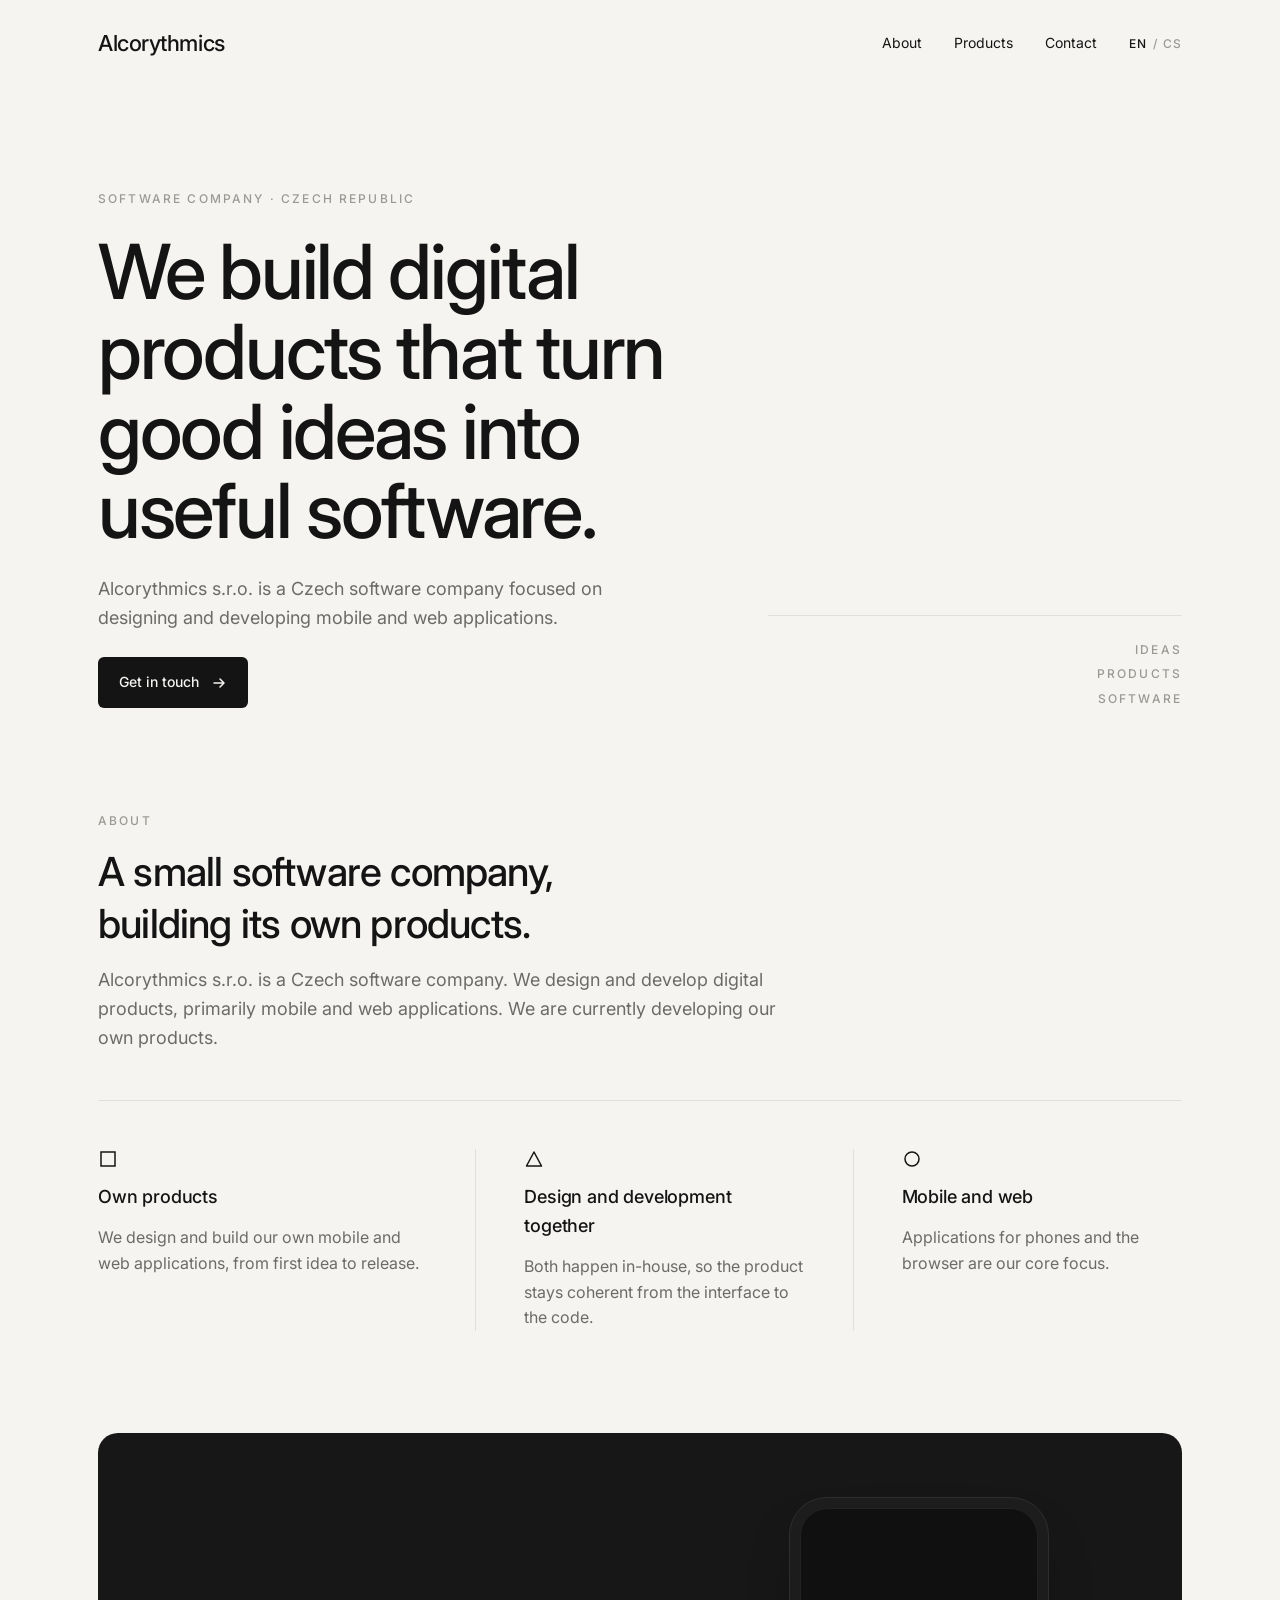
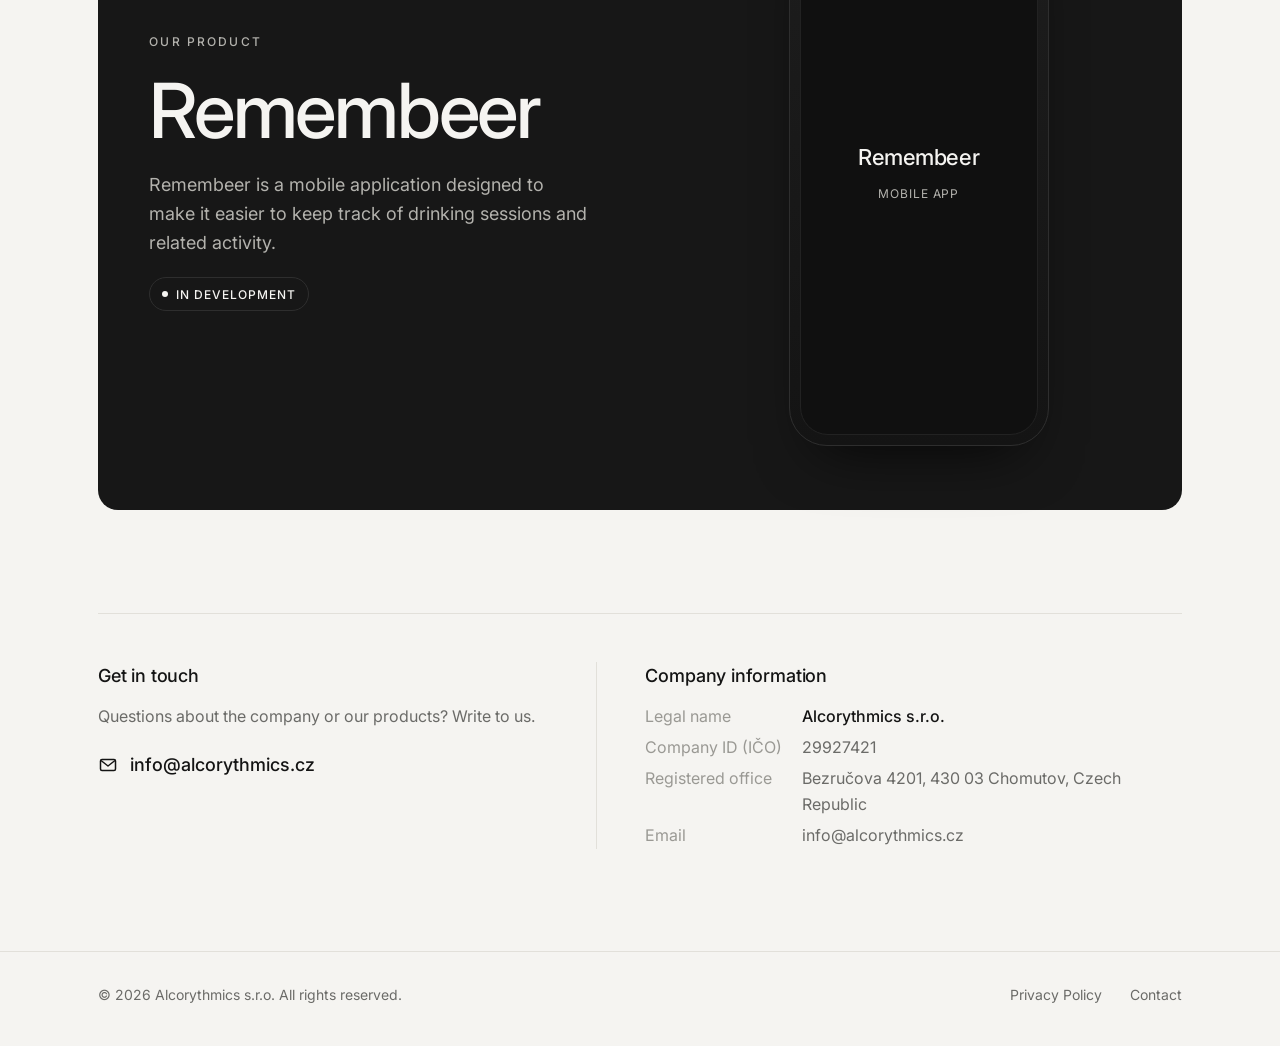
<file: index.html>
<!DOCTYPE html>
<html lang="en">
<head>
  <meta charset="utf-8">
  <meta name="viewport" content="width=device-width, initial-scale=1">
  <title>Alcorythmics s.r.o. — Czech software company</title>
  <meta name="description" content="Alcorythmics s.r.o. is a Czech software company that designs and develops mobile and web applications. Currently building Remembeer, a mobile app in development.">
  <link rel="canonical" href="https://alcorythmics.cz/">
  <link rel="alternate" hreflang="en" href="https://alcorythmics.cz/">
  <link rel="alternate" hreflang="cs" href="https://alcorythmics.cz/cs/">
  <link rel="alternate" hreflang="x-default" href="https://alcorythmics.cz/">

  <meta property="og:type" content="website">
  <meta property="og:site_name" content="Alcorythmics">
  <meta property="og:title" content="Alcorythmics s.r.o. — Czech software company">
  <meta property="og:description" content="We build digital products that turn good ideas into useful software. Mobile and web applications, made in the Czech Republic.">
  <meta property="og:url" content="https://alcorythmics.cz/">
  <meta property="og:image" content="https://alcorythmics.cz/assets/og-image.png">
  <meta property="og:image:width" content="1200">
  <meta property="og:image:height" content="630">
  <meta property="og:locale" content="en_US">
  <meta property="og:locale:alternate" content="cs_CZ">
  <meta name="twitter:card" content="summary_large_image">

  <link rel="icon" href="assets/favicon.svg" type="image/svg+xml">
  <link rel="icon" href="assets/favicon.png" sizes="32x32" type="image/png">
  <link rel="apple-touch-icon" href="assets/apple-touch-icon.png">
  <meta name="theme-color" content="#f5f4f1">

  <link rel="preconnect" href="https://fonts.googleapis.com">
  <link rel="preconnect" href="https://fonts.gstatic.com" crossorigin>
  <link rel="stylesheet" href="https://fonts.googleapis.com/css2?family=Inter:wght@400;500;600&display=swap">
  <link rel="stylesheet" href="styles.css">

  <script type="application/ld+json">
  {
    "@context": "https://schema.org",
    "@type": "Organization",
    "name": "Alcorythmics s.r.o.",
    "alternateName": "Alcorythmics",
    "url": "https://alcorythmics.cz/",
    "logo": "https://alcorythmics.cz/assets/apple-touch-icon.png",
    "email": "info@alcorythmics.cz",
    "identifier": {
      "@type": "PropertyValue",
      "propertyID": "IČO",
      "value": "29927421"
    },
    "address": {
      "@type": "PostalAddress",
      "streetAddress": "Bezručova 4201",
      "postalCode": "430 03",
      "addressLocality": "Chomutov",
      "addressCountry": "CZ"
    }
  }
  </script>
</head>
<body>
  <a class="skip-link" href="#main">Skip to content</a>

  <header class="site-header">
    <div class="container">
      <a class="wordmark" href="./" aria-label="Alcorythmics — home">Alcorythmics</a>
      <nav class="site-nav" aria-label="Main">
        <a href="#about">About</a>
        <a href="#products">Products</a>
        <a href="#contact">Contact</a>
        <span class="lang-switch" aria-label="Language">
          <a href="./" lang="en" hreflang="en" aria-current="true">EN</a>
          <span aria-hidden="true">/</span>
          <a href="cs/" lang="cs" hreflang="cs">CS</a>
        </span>
      </nav>
    </div>
  </header>

  <main id="main">

    <section class="hero" aria-labelledby="hero-title">
      <div class="container">
        <div class="hero__content">
          <p class="eyebrow">Software company · Czech Republic</p>
          <h1 class="hero__title" id="hero-title">We build digital products that turn good ideas into useful software.</h1>
          <p class="hero__lead">Alcorythmics s.r.o. is a Czech software company focused on designing and developing mobile and web applications.</p>
          <a class="button button--primary" href="#contact">
            Get in touch
            <svg width="16" height="16" viewBox="0 0 16 16" fill="none" stroke="currentColor" stroke-width="1.5" stroke-linecap="round" stroke-linejoin="round" aria-hidden="true"><path d="M3 8h10M9 4l4 4-4 4"/></svg>
          </a>
        </div>
        <div class="hero__aside" aria-hidden="true">
          <span>Ideas</span>
          <span>Products</span>
          <span>Software</span>
        </div>
      </div>
    </section>

    <section class="section" id="about" aria-labelledby="about-title">
      <div class="container">
        <div class="section__header">
          <p class="eyebrow">About</p>
          <h2 class="section__title" id="about-title">A small software company, building its own products.</h2>
          <p class="section__lead">Alcorythmics s.r.o. is a Czech software company. We design and develop digital products, primarily mobile and web applications. We are currently developing our own products.</p>
        </div>
        <ul class="pillars">
          <li class="pillar">
            <svg width="20" height="20" viewBox="0 0 20 20" fill="none" stroke="currentColor" stroke-width="1.5" aria-hidden="true"><rect x="3" y="3" width="14" height="14"/></svg>
            <h3>Own products</h3>
            <p>We design and build our own mobile and web applications, from first idea to release.</p>
          </li>
          <li class="pillar">
            <svg width="20" height="20" viewBox="0 0 20 20" fill="none" stroke="currentColor" stroke-width="1.5" stroke-linejoin="round" aria-hidden="true"><path d="M10 3l7.5 14H2.5L10 3z"/></svg>
            <h3>Design and development together</h3>
            <p>Both happen in-house, so the product stays coherent from the interface to the code.</p>
          </li>
          <li class="pillar">
            <svg width="20" height="20" viewBox="0 0 20 20" fill="none" stroke="currentColor" stroke-width="1.5" aria-hidden="true"><circle cx="10" cy="10" r="7"/></svg>
            <h3>Mobile and web</h3>
            <p>Applications for phones and the browser are our core focus.</p>
          </li>
        </ul>
      </div>
    </section>

    <section class="section" id="products" aria-labelledby="products-title">
      <div class="container">
        <h2 class="visually-hidden" id="products-title">Products</h2>

        <!-- To add a product, copy one <article class="product"> block. -->
        <article class="product" aria-labelledby="remembeer-title">
          <div class="product__content">
            <p class="eyebrow">Our product</p>
            <h3 class="product__title" id="remembeer-title">Remembeer</h3>
            <p class="product__description">Remembeer is a mobile application designed to make it easier to keep track of drinking sessions and related activity.</p>
            <p class="product__status">In development</p>
          </div>
          <div class="device" aria-hidden="true">
            <div class="device__screen">
              <span class="device__name">Remembeer</span>
              <span class="device__note">Mobile app</span>
            </div>
          </div>
        </article>
      </div>
    </section>

    <section class="section" id="contact" aria-labelledby="contact-title">
      <div class="container">
        <div class="contact-grid">
          <div class="contact-block">
            <h2 id="contact-title">Get in touch</h2>
            <p>Questions about the company or our products? Write to us.</p>
            <a class="contact-email" href="mailto:info@alcorythmics.cz">
              <svg width="20" height="20" viewBox="0 0 20 20" fill="none" stroke="currentColor" stroke-width="1.5" stroke-linejoin="round" aria-hidden="true"><rect x="2.5" y="4.5" width="15" height="11" rx="1.5"/><path d="M3 5.5l7 5.5 7-5.5"/></svg>
              info@alcorythmics.cz
            </a>
          </div>
          <div class="contact-block company">
            <h3>Company information</h3>
            <address>
              <dl>
                <dt>Legal name</dt>
                <dd class="legal-name">Alcorythmics s.r.o.</dd>
                <dt>Company ID (IČO)</dt>
                <dd>29927421</dd>
                <dt>Registered office</dt>
                <dd>Bezručova 4201, 430 03 Chomutov, Czech Republic</dd>
                <dt>Email</dt>
                <dd><a href="mailto:info@alcorythmics.cz">info@alcorythmics.cz</a></dd>
              </dl>
            </address>
          </div>
        </div>
      </div>
    </section>

  </main>

  <footer class="site-footer">
    <div class="container">
      <p>© 2026 Alcorythmics s.r.o. All rights reserved.</p>
      <nav class="footer-links" aria-label="Footer">
        <a href="privacy.html">Privacy Policy</a>
        <a href="#contact">Contact</a>
      </nav>
    </div>
  </footer>
</body>
</html>
</file>
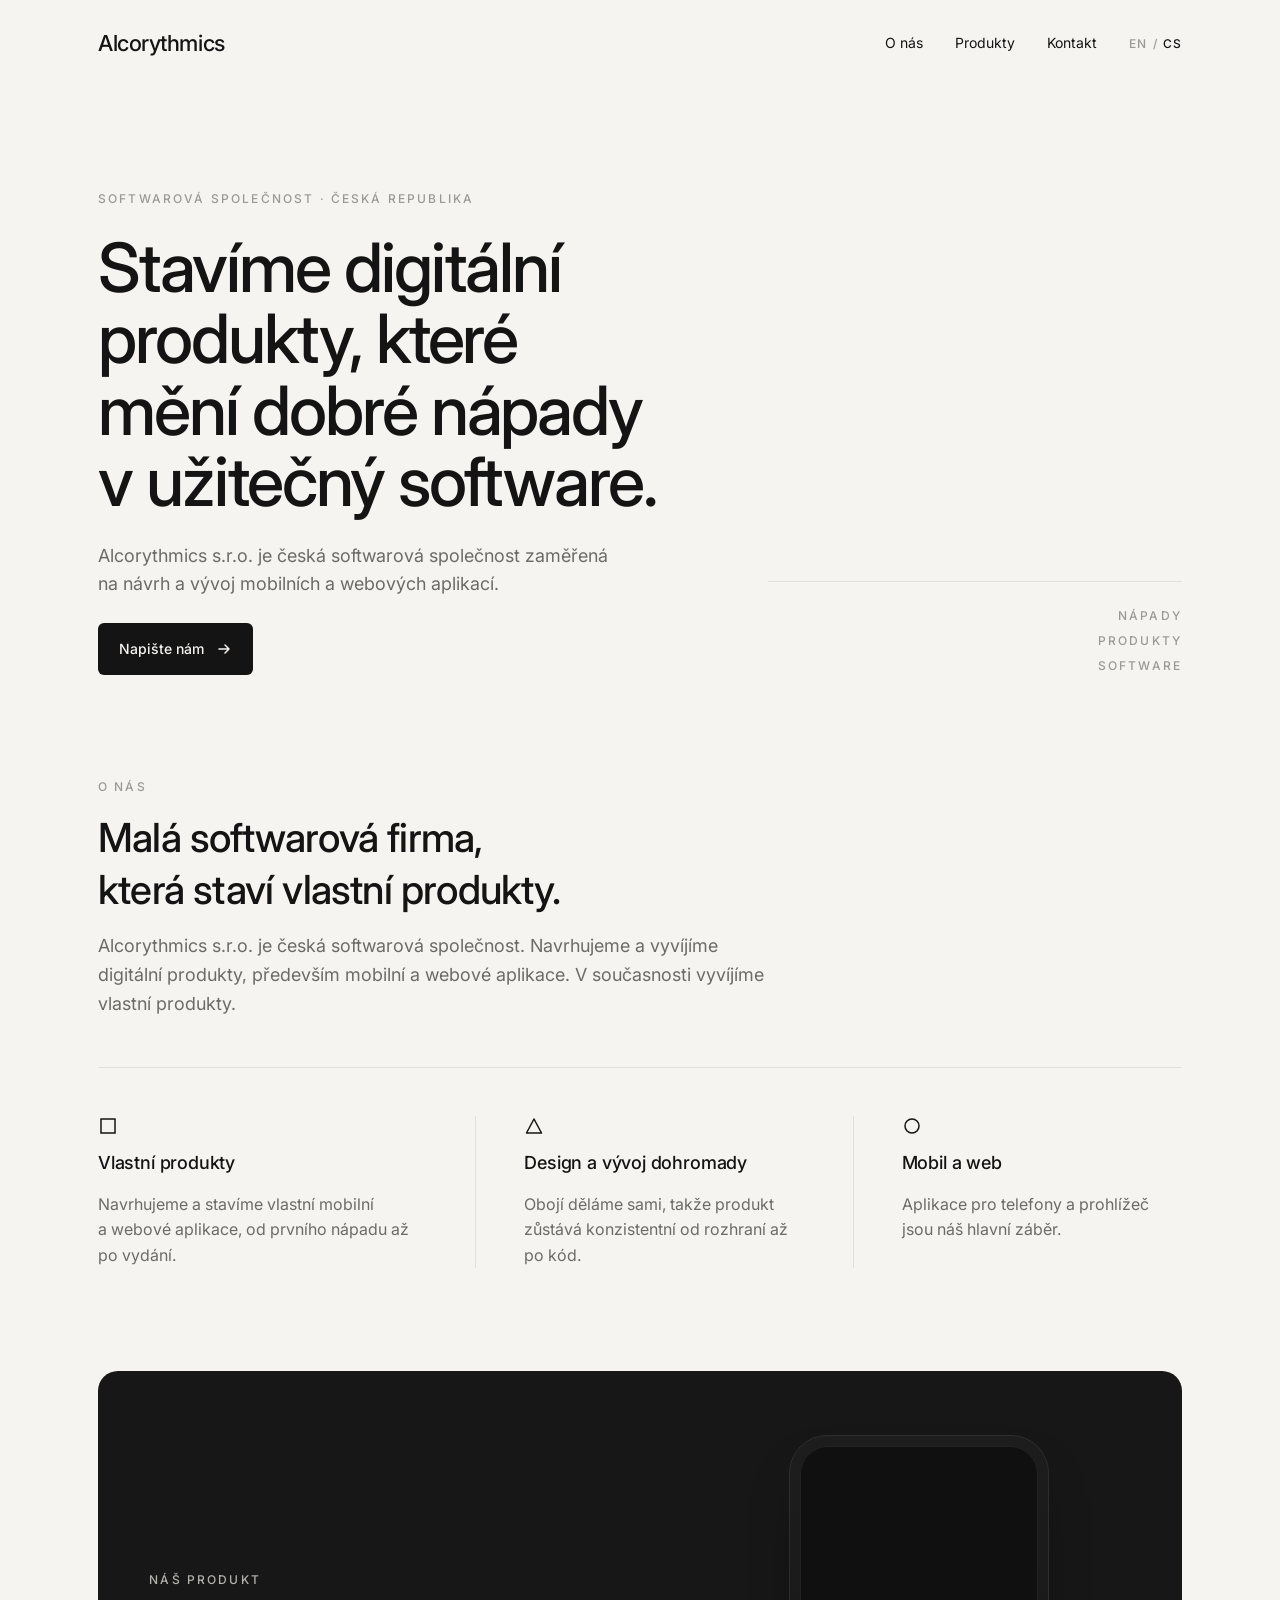
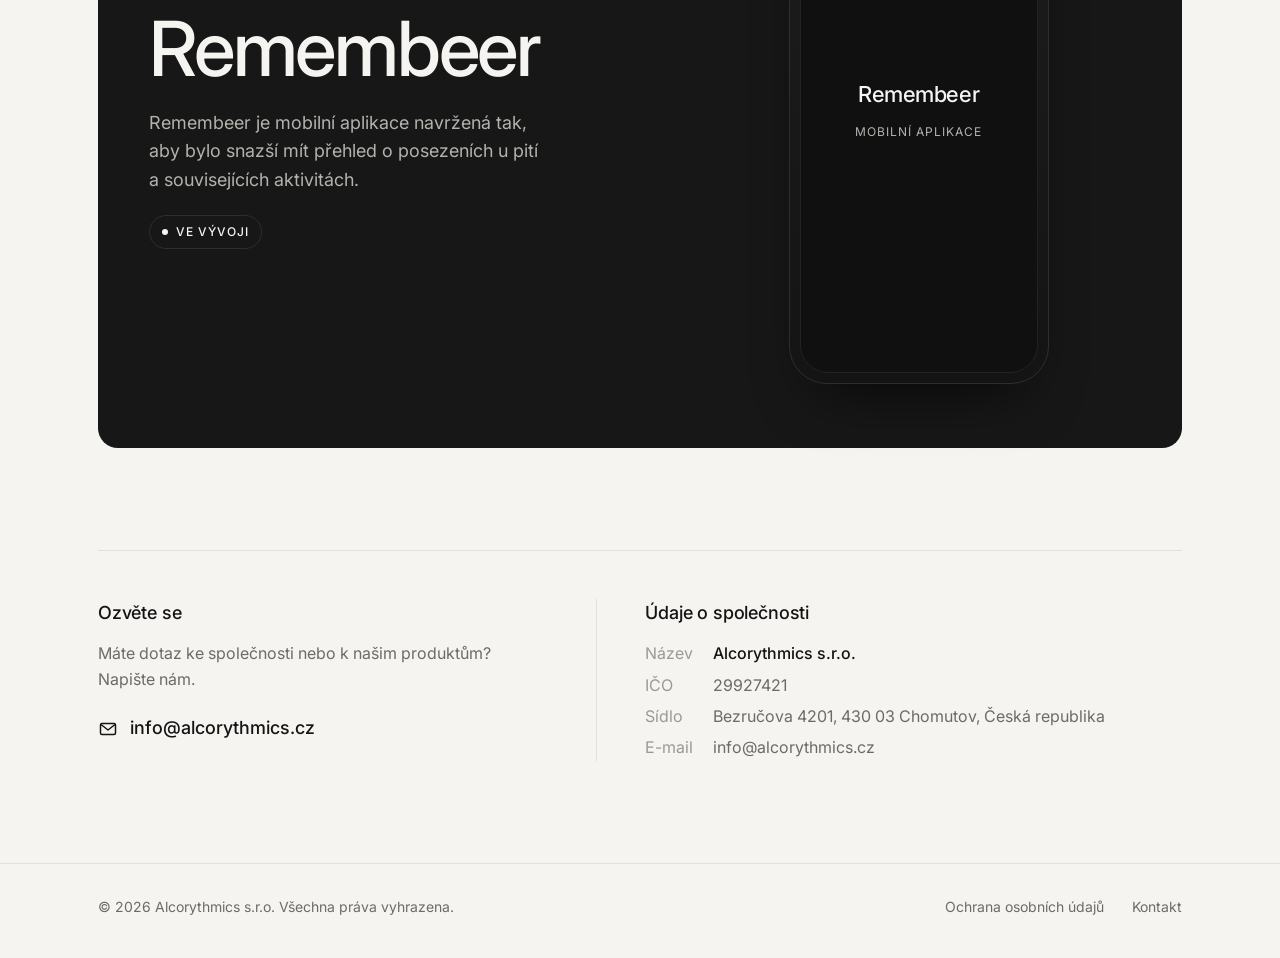
<file: cs/index.html>
<!DOCTYPE html>
<html lang="cs">
<head>
  <meta charset="utf-8">
  <meta name="viewport" content="width=device-width, initial-scale=1">
  <title>Alcorythmics s.r.o. — česká softwarová společnost</title>
  <meta name="description" content="Alcorythmics s.r.o. je česká softwarová společnost, která navrhuje a vyvíjí mobilní a webové aplikace. Aktuálně pracujeme na Remembeer, mobilní aplikaci ve vývoji.">
  <link rel="canonical" href="https://alcorythmics.cz/cs/">
  <link rel="alternate" hreflang="en" href="https://alcorythmics.cz/">
  <link rel="alternate" hreflang="cs" href="https://alcorythmics.cz/cs/">
  <link rel="alternate" hreflang="x-default" href="https://alcorythmics.cz/">

  <meta property="og:type" content="website">
  <meta property="og:site_name" content="Alcorythmics">
  <meta property="og:title" content="Alcorythmics s.r.o. — česká softwarová společnost">
  <meta property="og:description" content="Stavíme digitální produkty, které mění dobré nápady v užitečný software. Mobilní a webové aplikace z České republiky.">
  <meta property="og:url" content="https://alcorythmics.cz/cs/">
  <meta property="og:image" content="https://alcorythmics.cz/assets/og-image.png">
  <meta property="og:image:width" content="1200">
  <meta property="og:image:height" content="630">
  <meta property="og:locale" content="cs_CZ">
  <meta property="og:locale:alternate" content="en_US">
  <meta name="twitter:card" content="summary_large_image">

  <link rel="icon" href="../assets/favicon.svg" type="image/svg+xml">
  <link rel="icon" href="../assets/favicon.png" sizes="32x32" type="image/png">
  <link rel="apple-touch-icon" href="../assets/apple-touch-icon.png">
  <meta name="theme-color" content="#f5f4f1">

  <link rel="preconnect" href="https://fonts.googleapis.com">
  <link rel="preconnect" href="https://fonts.gstatic.com" crossorigin>
  <link rel="stylesheet" href="https://fonts.googleapis.com/css2?family=Inter:wght@400;500;600&display=swap">
  <link rel="stylesheet" href="../styles.css">

  <script type="application/ld+json">
  {
    "@context": "https://schema.org",
    "@type": "Organization",
    "name": "Alcorythmics s.r.o.",
    "alternateName": "Alcorythmics",
    "url": "https://alcorythmics.cz/",
    "logo": "https://alcorythmics.cz/assets/apple-touch-icon.png",
    "email": "info@alcorythmics.cz",
    "identifier": {
      "@type": "PropertyValue",
      "propertyID": "IČO",
      "value": "29927421"
    },
    "address": {
      "@type": "PostalAddress",
      "streetAddress": "Bezručova 4201",
      "postalCode": "430 03",
      "addressLocality": "Chomutov",
      "addressCountry": "CZ"
    }
  }
  </script>
</head>
<body>
  <a class="skip-link" href="#main">Přejít na obsah</a>

  <header class="site-header">
    <div class="container">
      <a class="wordmark" href="./" aria-label="Alcorythmics — úvodní stránka">Alcorythmics</a>
      <nav class="site-nav" aria-label="Hlavní">
        <a href="#about">O nás</a>
        <a href="#products">Produkty</a>
        <a href="#contact">Kontakt</a>
        <span class="lang-switch" aria-label="Jazyk">
          <a href="../" lang="en" hreflang="en">EN</a>
          <span aria-hidden="true">/</span>
          <a href="./" lang="cs" hreflang="cs" aria-current="true">CS</a>
        </span>
      </nav>
    </div>
  </header>

  <main id="main">

    <section class="hero" aria-labelledby="hero-title">
      <div class="container">
        <div class="hero__content">
          <p class="eyebrow">Softwarová společnost · Česká republika</p>
          <h1 class="hero__title" id="hero-title">Stavíme digitální produkty, které mění dobré nápady v&nbsp;užitečný software.</h1>
          <p class="hero__lead">Alcorythmics s.r.o. je česká softwarová společnost zaměřená na návrh a&nbsp;vývoj mobilních a&nbsp;webových aplikací.</p>
          <a class="button button--primary" href="#contact">
            Napište nám
            <svg width="16" height="16" viewBox="0 0 16 16" fill="none" stroke="currentColor" stroke-width="1.5" stroke-linecap="round" stroke-linejoin="round" aria-hidden="true"><path d="M3 8h10M9 4l4 4-4 4"/></svg>
          </a>
        </div>
        <div class="hero__aside" aria-hidden="true">
          <span>Nápady</span>
          <span>Produkty</span>
          <span>Software</span>
        </div>
      </div>
    </section>

    <section class="section" id="about" aria-labelledby="about-title">
      <div class="container">
        <div class="section__header">
          <p class="eyebrow">O nás</p>
          <h2 class="section__title" id="about-title">Malá softwarová firma, která staví vlastní produkty.</h2>
          <p class="section__lead">Alcorythmics s.r.o. je česká softwarová společnost. Navrhujeme a&nbsp;vyvíjíme digitální produkty, především mobilní a&nbsp;webové aplikace. V&nbsp;současnosti vyvíjíme vlastní produkty.</p>
        </div>
        <ul class="pillars">
          <li class="pillar">
            <svg width="20" height="20" viewBox="0 0 20 20" fill="none" stroke="currentColor" stroke-width="1.5" aria-hidden="true"><rect x="3" y="3" width="14" height="14"/></svg>
            <h3>Vlastní produkty</h3>
            <p>Navrhujeme a&nbsp;stavíme vlastní mobilní a&nbsp;webové aplikace, od prvního nápadu až po vydání.</p>
          </li>
          <li class="pillar">
            <svg width="20" height="20" viewBox="0 0 20 20" fill="none" stroke="currentColor" stroke-width="1.5" stroke-linejoin="round" aria-hidden="true"><path d="M10 3l7.5 14H2.5L10 3z"/></svg>
            <h3>Design a&nbsp;vývoj dohromady</h3>
            <p>Obojí děláme sami, takže produkt zůstává konzistentní od rozhraní až po kód.</p>
          </li>
          <li class="pillar">
            <svg width="20" height="20" viewBox="0 0 20 20" fill="none" stroke="currentColor" stroke-width="1.5" aria-hidden="true"><circle cx="10" cy="10" r="7"/></svg>
            <h3>Mobil a&nbsp;web</h3>
            <p>Aplikace pro telefony a&nbsp;prohlížeč jsou náš hlavní záběr.</p>
          </li>
        </ul>
      </div>
    </section>

    <section class="section" id="products" aria-labelledby="products-title">
      <div class="container">
        <h2 class="visually-hidden" id="products-title">Produkty</h2>

        <!-- Další produkt přidáte zkopírováním bloku <article class="product">. -->
        <article class="product" aria-labelledby="remembeer-title">
          <div class="product__content">
            <p class="eyebrow">Náš produkt</p>
            <h3 class="product__title" id="remembeer-title">Remembeer</h3>
            <p class="product__description">Remembeer je mobilní aplikace navržená tak, aby bylo snazší mít přehled o&nbsp;posezeních u&nbsp;pití a&nbsp;souvisejících aktivitách.</p>
            <p class="product__status">Ve vývoji</p>
          </div>
          <div class="device" aria-hidden="true">
            <div class="device__screen">
              <span class="device__name">Remembeer</span>
              <span class="device__note">Mobilní aplikace</span>
            </div>
          </div>
        </article>
      </div>
    </section>

    <section class="section" id="contact" aria-labelledby="contact-title">
      <div class="container">
        <div class="contact-grid">
          <div class="contact-block">
            <h2 id="contact-title">Ozvěte se</h2>
            <p>Máte dotaz ke společnosti nebo k&nbsp;našim produktům? Napište nám.</p>
            <a class="contact-email" href="mailto:info@alcorythmics.cz">
              <svg width="20" height="20" viewBox="0 0 20 20" fill="none" stroke="currentColor" stroke-width="1.5" stroke-linejoin="round" aria-hidden="true"><rect x="2.5" y="4.5" width="15" height="11" rx="1.5"/><path d="M3 5.5l7 5.5 7-5.5"/></svg>
              info@alcorythmics.cz
            </a>
          </div>
          <div class="contact-block company">
            <h3>Údaje o&nbsp;společnosti</h3>
            <address>
              <dl>
                <dt>Název</dt>
                <dd class="legal-name">Alcorythmics s.r.o.</dd>
                <dt>IČO</dt>
                <dd>29927421</dd>
                <dt>Sídlo</dt>
                <dd>Bezručova 4201, 430 03 Chomutov, Česká republika</dd>
                <dt>E-mail</dt>
                <dd><a href="mailto:info@alcorythmics.cz">info@alcorythmics.cz</a></dd>
              </dl>
            </address>
          </div>
        </div>
      </div>
    </section>

  </main>

  <footer class="site-footer">
    <div class="container">
      <p>© 2026 Alcorythmics s.r.o. Všechna práva vyhrazena.</p>
      <nav class="footer-links" aria-label="Zápatí">
        <a href="privacy.html">Ochrana osobních údajů</a>
        <a href="#contact">Kontakt</a>
      </nav>
    </div>
  </footer>
</body>
</html>
</file>
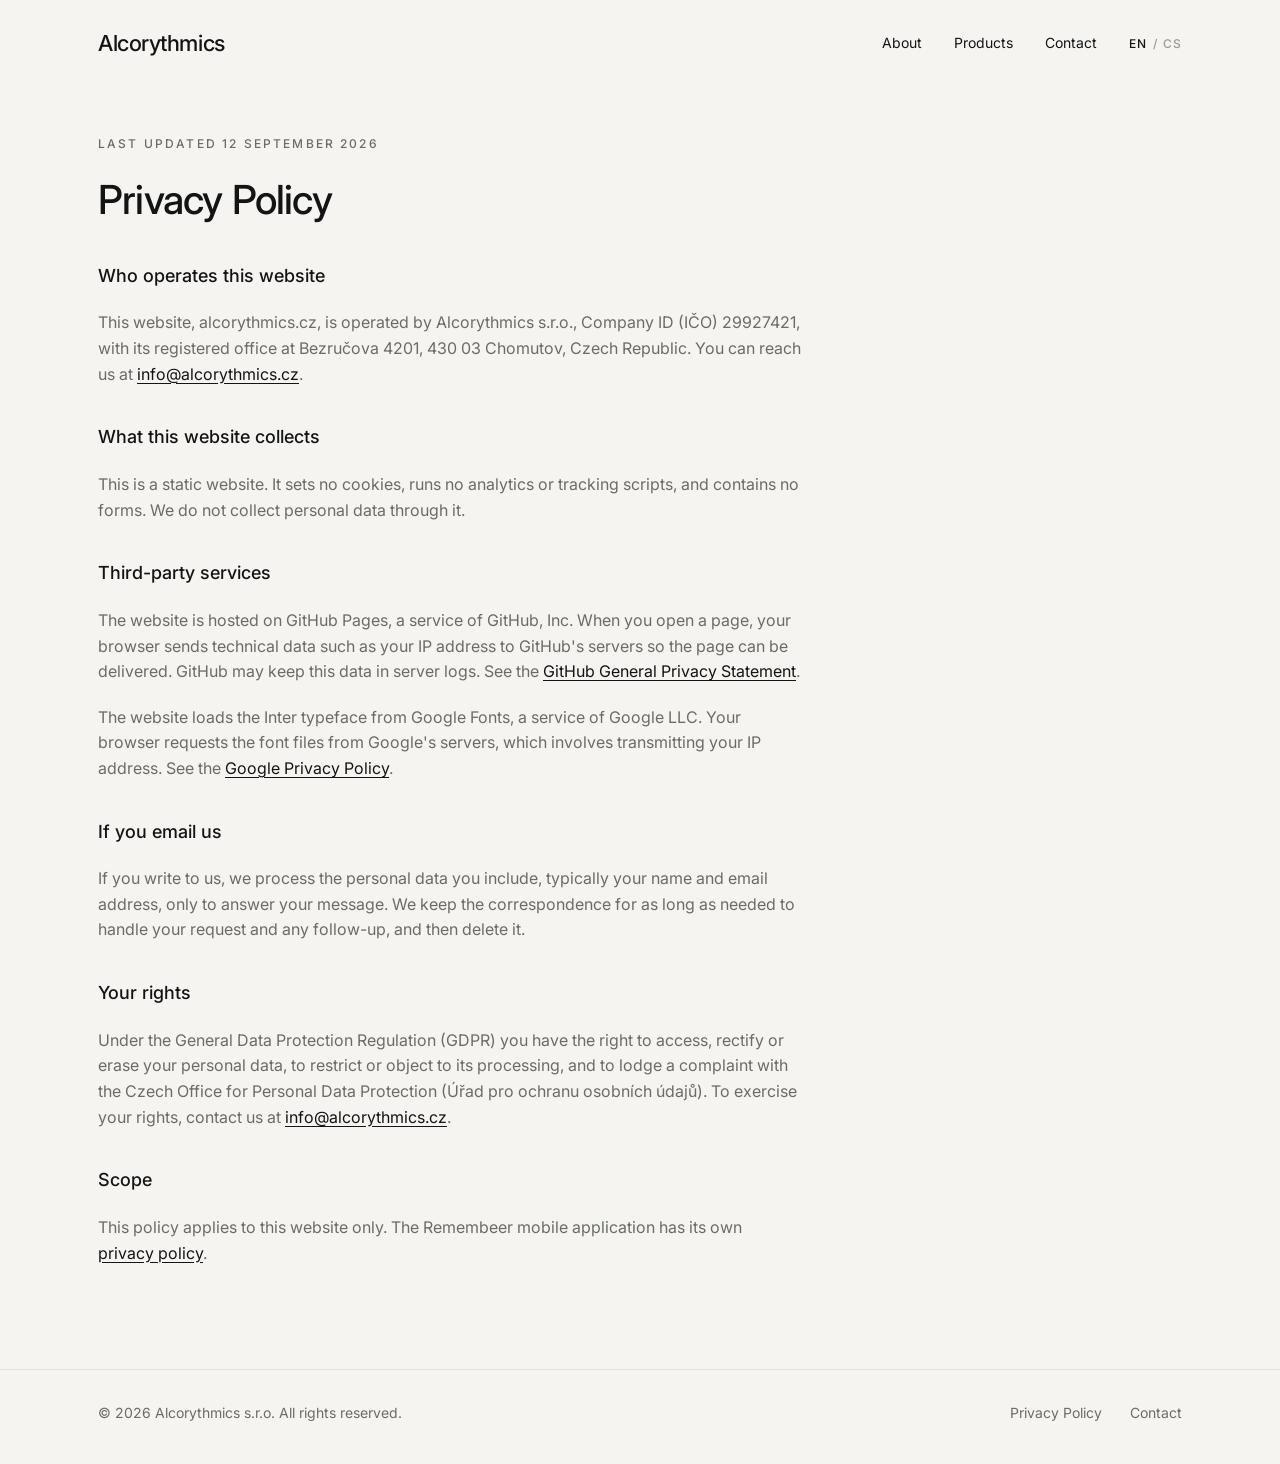
<file: privacy.html>
<!DOCTYPE html>
<html lang="en">
<head>
  <meta charset="utf-8">
  <meta name="viewport" content="width=device-width, initial-scale=1">
  <title>Privacy Policy — Alcorythmics s.r.o.</title>
  <meta name="description" content="Privacy policy for the alcorythmics.cz website operated by Alcorythmics s.r.o.">
  <link rel="canonical" href="https://alcorythmics.cz/privacy.html">
  <link rel="alternate" hreflang="en" href="https://alcorythmics.cz/privacy.html">
  <link rel="alternate" hreflang="cs" href="https://alcorythmics.cz/cs/privacy.html">
  <link rel="alternate" hreflang="x-default" href="https://alcorythmics.cz/privacy.html">
  <meta name="robots" content="noindex, follow">

  <link rel="icon" href="assets/favicon.svg" type="image/svg+xml">
  <link rel="icon" href="assets/favicon.png" sizes="32x32" type="image/png">
  <link rel="apple-touch-icon" href="assets/apple-touch-icon.png">
  <meta name="theme-color" content="#f5f4f1">

  <link rel="preconnect" href="https://fonts.googleapis.com">
  <link rel="preconnect" href="https://fonts.gstatic.com" crossorigin>
  <link rel="stylesheet" href="https://fonts.googleapis.com/css2?family=Inter:wght@400;500;600&display=swap">
  <link rel="stylesheet" href="styles.css">
</head>
<body>
  <a class="skip-link" href="#main">Skip to content</a>

  <header class="site-header">
    <div class="container">
      <a class="wordmark" href="./" aria-label="Alcorythmics — home">Alcorythmics</a>
      <nav class="site-nav" aria-label="Main">
        <a href="./#about">About</a>
        <a href="./#products">Products</a>
        <a href="./#contact">Contact</a>
        <span class="lang-switch" aria-label="Language">
          <a href="privacy.html" lang="en" hreflang="en" aria-current="true">EN</a>
          <span aria-hidden="true">/</span>
          <a href="cs/privacy.html" lang="cs" hreflang="cs">CS</a>
        </span>
      </nav>
    </div>
  </header>

  <main id="main">
    <div class="container">
      <article class="prose">
        <p class="eyebrow">Last updated 12 September 2026</p>
        <h1>Privacy Policy</h1>

        <h2>Who operates this website</h2>
        <p>This website, alcorythmics.cz, is operated by Alcorythmics s.r.o., Company ID (IČO) 29927421, with its registered office at Bezručova 4201, 430 03 Chomutov, Czech Republic. You can reach us at <a href="mailto:info@alcorythmics.cz">info@alcorythmics.cz</a>.</p>

        <h2>What this website collects</h2>
        <p>This is a static website. It sets no cookies, runs no analytics or tracking scripts, and contains no forms. We do not collect personal data through it.</p>

        <h2>Third-party services</h2>
        <p>The website is hosted on GitHub Pages, a service of GitHub, Inc. When you open a page, your browser sends technical data such as your IP address to GitHub's servers so the page can be delivered. GitHub may keep this data in server logs. See the <a href="https://docs.github.com/en/site-policy/privacy-policies/github-general-privacy-statement" rel="noopener">GitHub General Privacy Statement</a>.</p>
        <p>The website loads the Inter typeface from Google Fonts, a service of Google LLC. Your browser requests the font files from Google's servers, which involves transmitting your IP address. See the <a href="https://policies.google.com/privacy" rel="noopener">Google Privacy Policy</a>.</p>

        <h2>If you email us</h2>
        <p>If you write to us, we process the personal data you include, typically your name and email address, only to answer your message. We keep the correspondence for as long as needed to handle your request and any follow-up, and then delete it.</p>

        <h2>Your rights</h2>
        <p>Under the General Data Protection Regulation (GDPR) you have the right to access, rectify or erase your personal data, to restrict or object to its processing, and to lodge a complaint with the Czech Office for Personal Data Protection (Úřad pro ochranu osobních údajů). To exercise your rights, contact us at <a href="mailto:info@alcorythmics.cz">info@alcorythmics.cz</a>.</p>

        <h2>Scope</h2>
        <p>This policy applies to this website only. The Remembeer mobile application has its own <a href="remembeer/privacy.html">privacy policy</a>.</p>
      </article>
    </div>
  </main>

  <footer class="site-footer">
    <div class="container">
      <p>© 2026 Alcorythmics s.r.o. All rights reserved.</p>
      <nav class="footer-links" aria-label="Footer">
        <a href="privacy.html">Privacy Policy</a>
        <a href="./#contact">Contact</a>
      </nav>
    </div>
  </footer>
</body>
</html>
</file>
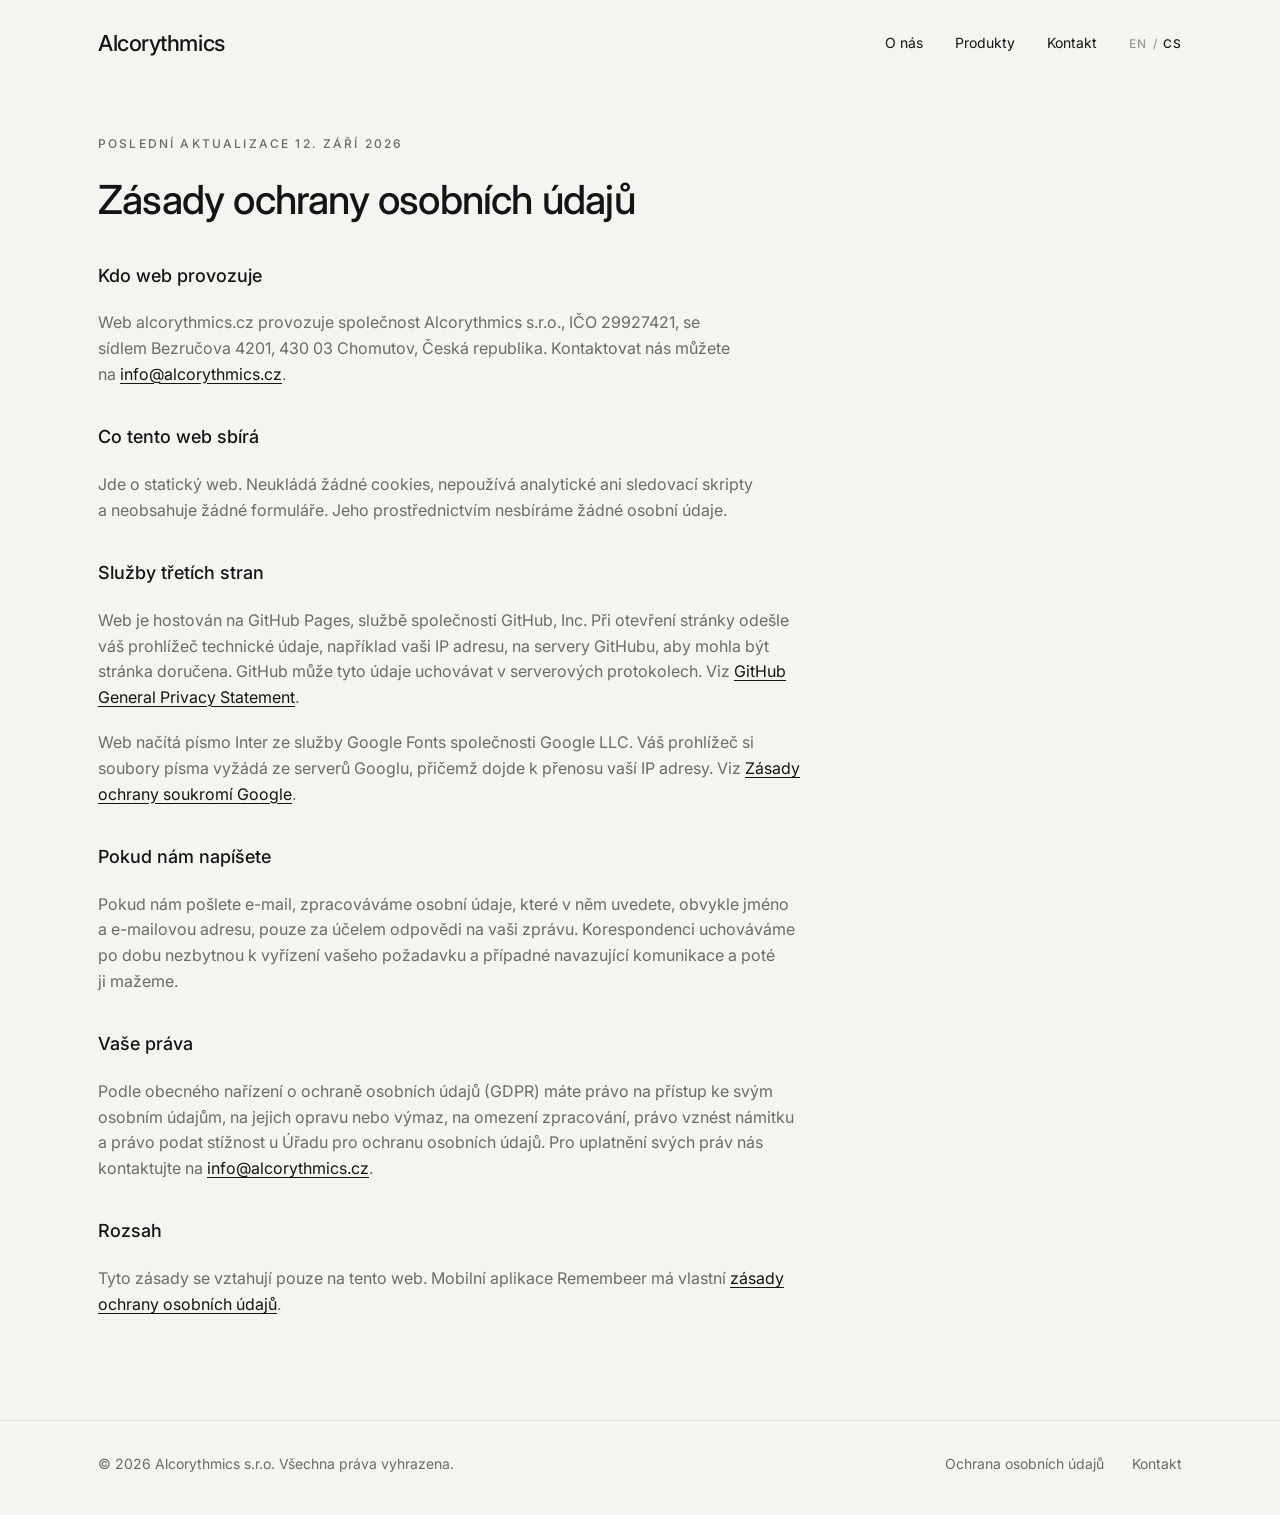
<file: cs/privacy.html>
<!DOCTYPE html>
<html lang="cs">
<head>
  <meta charset="utf-8">
  <meta name="viewport" content="width=device-width, initial-scale=1">
  <title>Ochrana osobních údajů — Alcorythmics s.r.o.</title>
  <meta name="description" content="Zásady ochrany osobních údajů pro web alcorythmics.cz provozovaný společností Alcorythmics s.r.o.">
  <link rel="canonical" href="https://alcorythmics.cz/cs/privacy.html">
  <link rel="alternate" hreflang="en" href="https://alcorythmics.cz/privacy.html">
  <link rel="alternate" hreflang="cs" href="https://alcorythmics.cz/cs/privacy.html">
  <link rel="alternate" hreflang="x-default" href="https://alcorythmics.cz/privacy.html">
  <meta name="robots" content="noindex, follow">

  <link rel="icon" href="../assets/favicon.svg" type="image/svg+xml">
  <link rel="icon" href="../assets/favicon.png" sizes="32x32" type="image/png">
  <link rel="apple-touch-icon" href="../assets/apple-touch-icon.png">
  <meta name="theme-color" content="#f5f4f1">

  <link rel="preconnect" href="https://fonts.googleapis.com">
  <link rel="preconnect" href="https://fonts.gstatic.com" crossorigin>
  <link rel="stylesheet" href="https://fonts.googleapis.com/css2?family=Inter:wght@400;500;600&display=swap">
  <link rel="stylesheet" href="../styles.css">
</head>
<body>
  <a class="skip-link" href="#main">Přejít na obsah</a>

  <header class="site-header">
    <div class="container">
      <a class="wordmark" href="./" aria-label="Alcorythmics — úvodní stránka">Alcorythmics</a>
      <nav class="site-nav" aria-label="Hlavní">
        <a href="./#about">O nás</a>
        <a href="./#products">Produkty</a>
        <a href="./#contact">Kontakt</a>
        <span class="lang-switch" aria-label="Jazyk">
          <a href="../privacy.html" lang="en" hreflang="en">EN</a>
          <span aria-hidden="true">/</span>
          <a href="privacy.html" lang="cs" hreflang="cs" aria-current="true">CS</a>
        </span>
      </nav>
    </div>
  </header>

  <main id="main">
    <div class="container">
      <article class="prose">
        <p class="eyebrow">Poslední aktualizace 12. září 2026</p>
        <h1>Zásady ochrany osobních údajů</h1>

        <h2>Kdo web provozuje</h2>
        <p>Web alcorythmics.cz provozuje společnost Alcorythmics s.r.o., IČO 29927421, se sídlem Bezručova 4201, 430 03 Chomutov, Česká republika. Kontaktovat nás můžete na <a href="mailto:info@alcorythmics.cz">info@alcorythmics.cz</a>.</p>

        <h2>Co tento web sbírá</h2>
        <p>Jde o&nbsp;statický web. Neukládá žádné cookies, nepoužívá analytické ani sledovací skripty a&nbsp;neobsahuje žádné formuláře. Jeho prostřednictvím nesbíráme žádné osobní údaje.</p>

        <h2>Služby třetích stran</h2>
        <p>Web je hostován na GitHub Pages, službě společnosti GitHub, Inc. Při otevření stránky odešle váš prohlížeč technické údaje, například vaši IP adresu, na servery GitHubu, aby mohla být stránka doručena. GitHub může tyto údaje uchovávat v&nbsp;serverových protokolech. Viz <a href="https://docs.github.com/en/site-policy/privacy-policies/github-general-privacy-statement" rel="noopener">GitHub General Privacy Statement</a>.</p>
        <p>Web načítá písmo Inter ze služby Google Fonts společnosti Google LLC. Váš prohlížeč si soubory písma vyžádá ze serverů Googlu, přičemž dojde k&nbsp;přenosu vaší IP adresy. Viz <a href="https://policies.google.com/privacy" rel="noopener">Zásady ochrany soukromí Google</a>.</p>

        <h2>Pokud nám napíšete</h2>
        <p>Pokud nám pošlete e-mail, zpracováváme osobní údaje, které v&nbsp;něm uvedete, obvykle jméno a&nbsp;e-mailovou adresu, pouze za účelem odpovědi na vaši zprávu. Korespondenci uchováváme po dobu nezbytnou k&nbsp;vyřízení vašeho požadavku a&nbsp;případné navazující komunikace a&nbsp;poté ji mažeme.</p>

        <h2>Vaše práva</h2>
        <p>Podle obecného nařízení o&nbsp;ochraně osobních údajů (GDPR) máte právo na přístup ke svým osobním údajům, na jejich opravu nebo výmaz, na omezení zpracování, právo vznést námitku a&nbsp;právo podat stížnost u&nbsp;Úřadu pro ochranu osobních údajů. Pro uplatnění svých práv nás kontaktujte na <a href="mailto:info@alcorythmics.cz">info@alcorythmics.cz</a>.</p>

        <h2>Rozsah</h2>
        <p>Tyto zásady se vztahují pouze na tento web. Mobilní aplikace Remembeer má vlastní <a href="remembeer/privacy.html">zásady ochrany osobních údajů</a>.</p>
      </article>
    </div>
  </main>

  <footer class="site-footer">
    <div class="container">
      <p>© 2026 Alcorythmics s.r.o. Všechna práva vyhrazena.</p>
      <nav class="footer-links" aria-label="Zápatí">
        <a href="privacy.html">Ochrana osobních údajů</a>
        <a href="./#contact">Kontakt</a>
      </nav>
    </div>
  </footer>
</body>
</html>
</file>
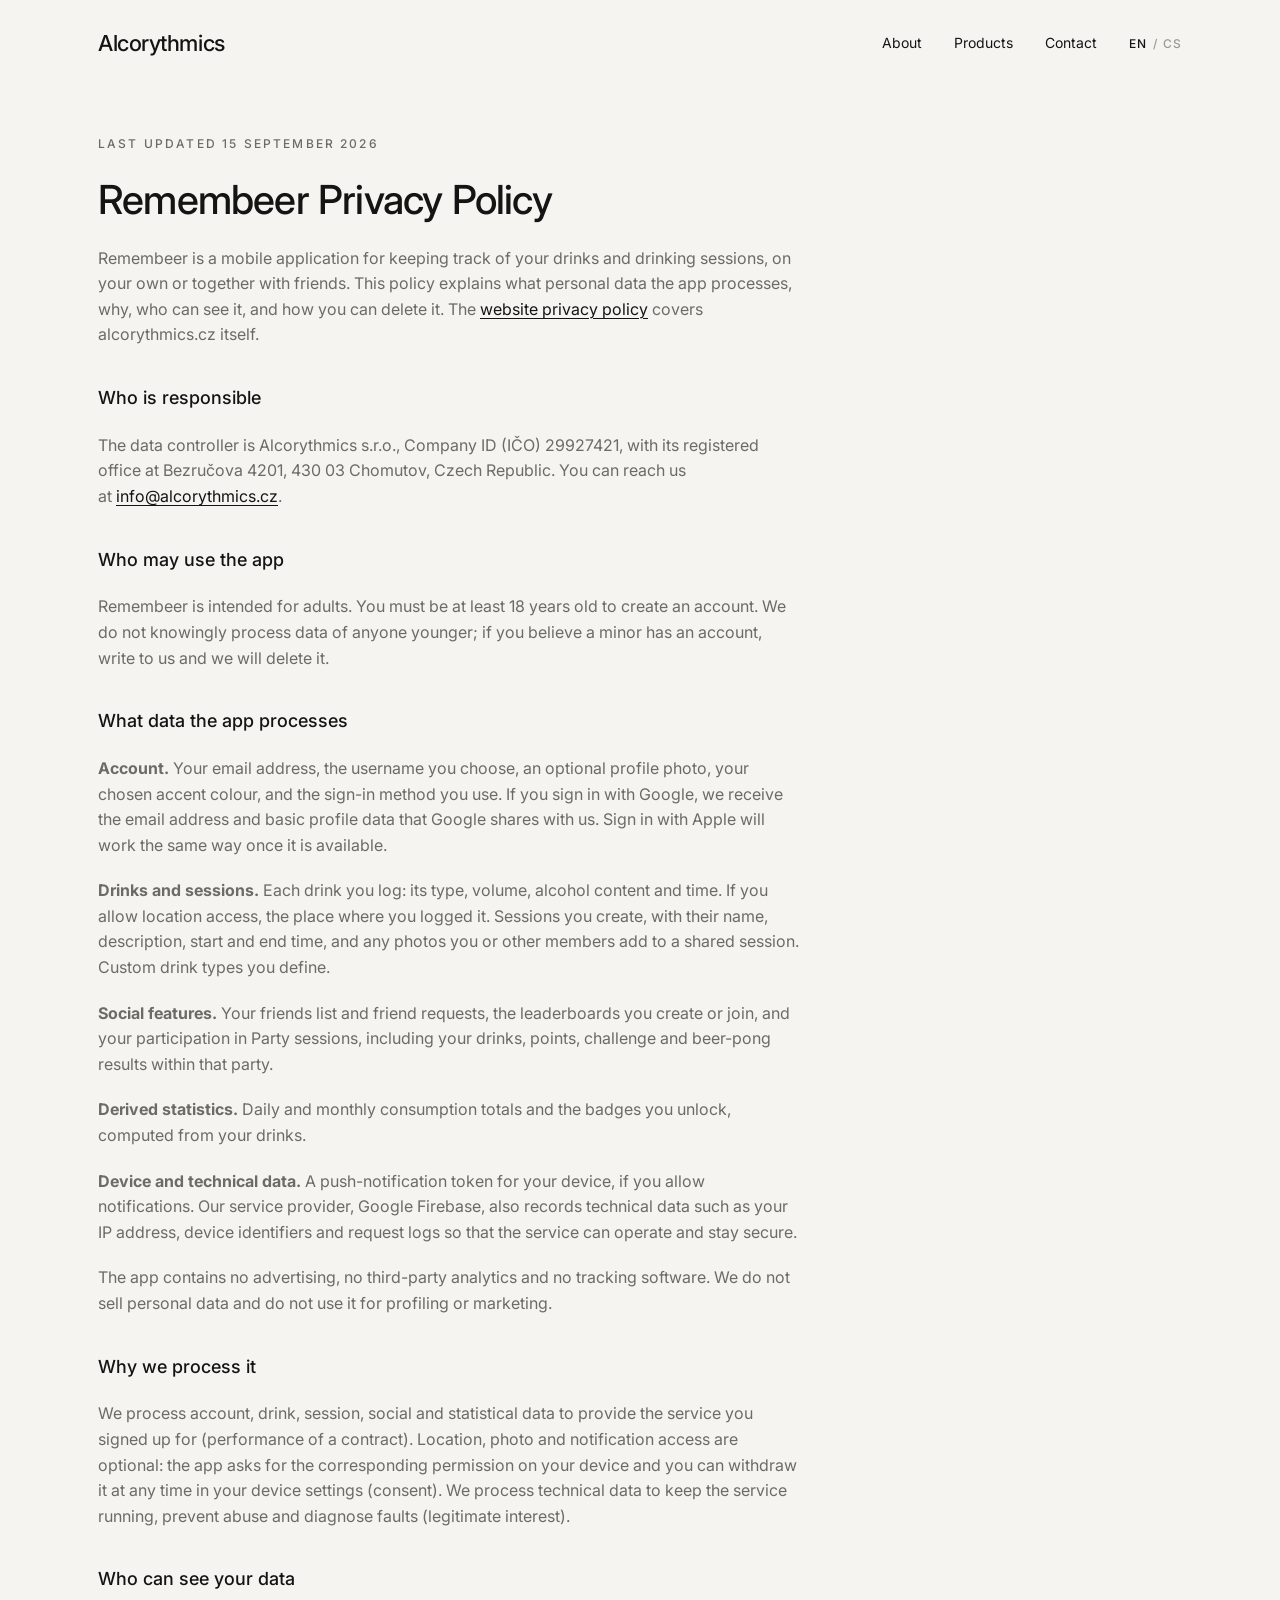
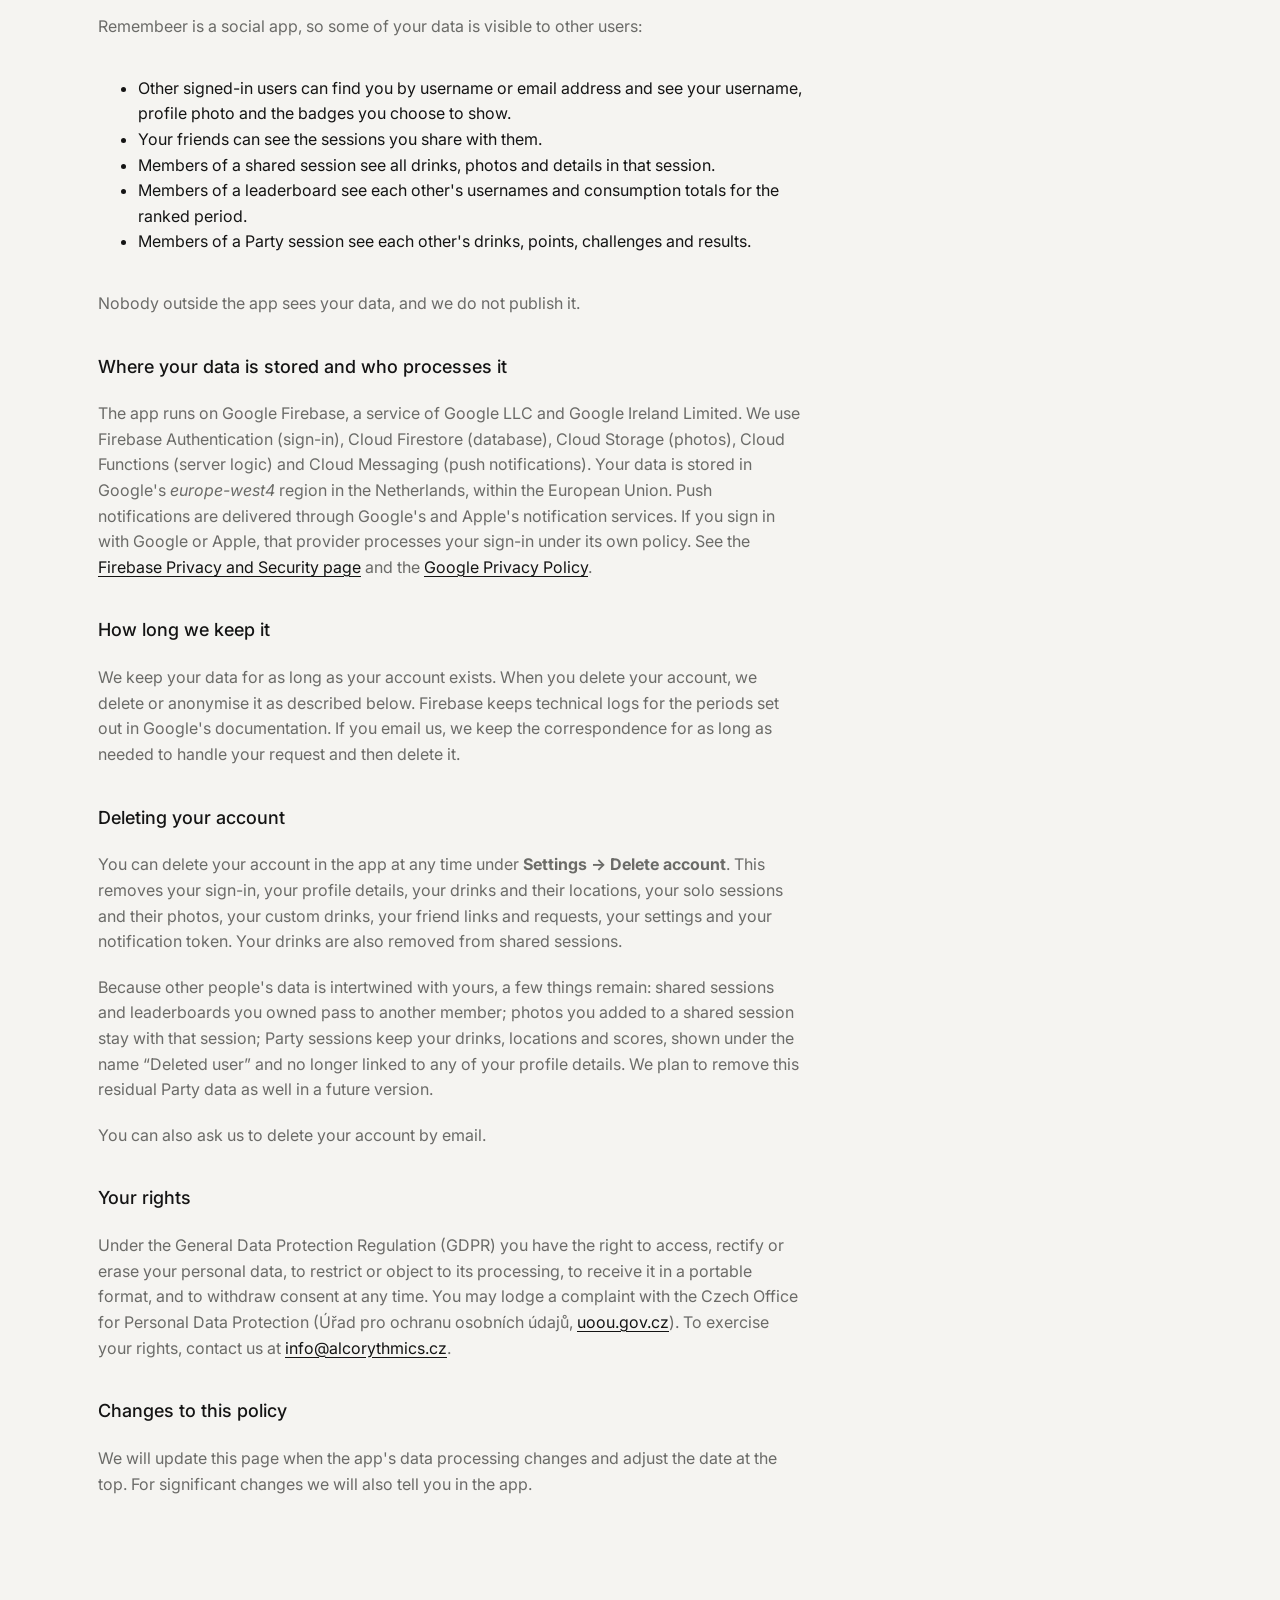
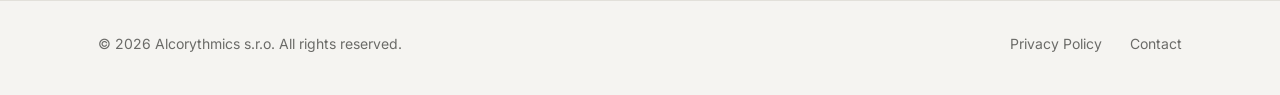
<file: remembeer/privacy.html>
<!DOCTYPE html>
<html lang="en">
<head>
  <meta charset="utf-8">
  <meta name="viewport" content="width=device-width, initial-scale=1">
  <title>Remembeer Privacy Policy — Alcorythmics s.r.o.</title>
  <meta name="description" content="Privacy policy for the Remembeer mobile application by Alcorythmics s.r.o.: what data the app processes, why, who can see it, and how to delete it.">
  <link rel="canonical" href="https://alcorythmics.cz/remembeer/privacy.html">
  <link rel="alternate" hreflang="en" href="https://alcorythmics.cz/remembeer/privacy.html">
  <link rel="alternate" hreflang="cs" href="https://alcorythmics.cz/cs/remembeer/privacy.html">
  <link rel="alternate" hreflang="x-default" href="https://alcorythmics.cz/remembeer/privacy.html">

  <link rel="icon" href="../assets/favicon.svg" type="image/svg+xml">
  <link rel="icon" href="../assets/favicon.png" sizes="32x32" type="image/png">
  <link rel="apple-touch-icon" href="../assets/apple-touch-icon.png">
  <meta name="theme-color" content="#f5f4f1">

  <link rel="preconnect" href="https://fonts.googleapis.com">
  <link rel="preconnect" href="https://fonts.gstatic.com" crossorigin>
  <link rel="stylesheet" href="https://fonts.googleapis.com/css2?family=Inter:wght@400;500;600&display=swap">
  <link rel="stylesheet" href="../styles.css">
</head>
<body>
  <a class="skip-link" href="#main">Skip to content</a>

  <header class="site-header">
    <div class="container">
      <a class="wordmark" href="../" aria-label="Alcorythmics — home">Alcorythmics</a>
      <nav class="site-nav" aria-label="Main">
        <a href="../#about">About</a>
        <a href="../#products">Products</a>
        <a href="../#contact">Contact</a>
        <span class="lang-switch" aria-label="Language">
          <a href="privacy.html" lang="en" hreflang="en" aria-current="true">EN</a>
          <span aria-hidden="true">/</span>
          <a href="../cs/remembeer/privacy.html" lang="cs" hreflang="cs">CS</a>
        </span>
      </nav>
    </div>
  </header>

  <main id="main">
    <div class="container">
      <article class="prose">
        <p class="eyebrow">Last updated 15 September 2026</p>
        <h1>Remembeer Privacy Policy</h1>

        <p>Remembeer is a mobile application for keeping track of your drinks and drinking sessions, on your own or together with friends. This policy explains what personal data the app processes, why, who can see it, and how you can delete it. The <a href="../privacy.html">website privacy policy</a> covers alcorythmics.cz itself.</p>

        <h2>Who is responsible</h2>
        <p>The data controller is Alcorythmics s.r.o., Company ID (IČO) 29927421, with its registered office at Bezručova 4201, 430 03 Chomutov, Czech Republic. You can reach us at <a href="mailto:info@alcorythmics.cz">info@alcorythmics.cz</a>.</p>

        <h2>Who may use the app</h2>
        <p>Remembeer is intended for adults. You must be at least 18 years old to create an account. We do not knowingly process data of anyone younger; if you believe a minor has an account, write to us and we will delete it.</p>

        <h2>What data the app processes</h2>
        <p><strong>Account.</strong> Your email address, the username you choose, an optional profile photo, your chosen accent colour, and the sign-in method you use. If you sign in with Google, we receive the email address and basic profile data that Google shares with us. Sign in with Apple will work the same way once it is available.</p>
        <p><strong>Drinks and sessions.</strong> Each drink you log: its type, volume, alcohol content and time. If you allow location access, the place where you logged it. Sessions you create, with their name, description, start and end time, and any photos you or other members add to a shared session. Custom drink types you define.</p>
        <p><strong>Social features.</strong> Your friends list and friend requests, the leaderboards you create or join, and your participation in Party sessions, including your drinks, points, challenge and beer-pong results within that party.</p>
        <p><strong>Derived statistics.</strong> Daily and monthly consumption totals and the badges you unlock, computed from your drinks.</p>
        <p><strong>Device and technical data.</strong> A push-notification token for your device, if you allow notifications. Our service provider, Google Firebase, also records technical data such as your IP address, device identifiers and request logs so that the service can operate and stay secure.</p>
        <p>The app contains no advertising, no third-party analytics and no tracking software. We do not sell personal data and do not use it for profiling or marketing.</p>

        <h2>Why we process it</h2>
        <p>We process account, drink, session, social and statistical data to provide the service you signed up for (performance of a contract). Location, photo and notification access are optional: the app asks for the corresponding permission on your device and you can withdraw it at any time in your device settings (consent). We process technical data to keep the service running, prevent abuse and diagnose faults (legitimate interest).</p>

        <h2>Who can see your data</h2>
        <p>Remembeer is a social app, so some of your data is visible to other users:</p>
        <ul>
          <li>Other signed-in users can find you by username or email address and see your username, profile photo and the badges you choose to show.</li>
          <li>Your friends can see the sessions you share with them.</li>
          <li>Members of a shared session see all drinks, photos and details in that session.</li>
          <li>Members of a leaderboard see each other's usernames and consumption totals for the ranked period.</li>
          <li>Members of a Party session see each other's drinks, points, challenges and results.</li>
        </ul>
        <p>Nobody outside the app sees your data, and we do not publish it.</p>

        <h2>Where your data is stored and who processes it</h2>
        <p>The app runs on Google Firebase, a service of Google LLC and Google Ireland Limited. We use Firebase Authentication (sign-in), Cloud Firestore (database), Cloud Storage (photos), Cloud Functions (server logic) and Cloud Messaging (push notifications). Your data is stored in Google's <em>europe-west4</em> region in the Netherlands, within the European Union. Push notifications are delivered through Google's and Apple's notification services. If you sign in with Google or Apple, that provider processes your sign-in under its own policy. See the <a href="https://firebase.google.com/support/privacy" rel="noopener">Firebase Privacy and Security page</a> and the <a href="https://policies.google.com/privacy" rel="noopener">Google Privacy Policy</a>.</p>

        <h2>How long we keep it</h2>
        <p>We keep your data for as long as your account exists. When you delete your account, we delete or anonymise it as described below. Firebase keeps technical logs for the periods set out in Google's documentation. If you email us, we keep the correspondence for as long as needed to handle your request and then delete it.</p>

        <h2>Deleting your account</h2>
        <p>You can delete your account in the app at any time under <strong>Settings → Delete account</strong>. This removes your sign-in, your profile details, your drinks and their locations, your solo sessions and their photos, your custom drinks, your friend links and requests, your settings and your notification token. Your drinks are also removed from shared sessions.</p>
        <p>Because other people's data is intertwined with yours, a few things remain: shared sessions and leaderboards you owned pass to another member; photos you added to a shared session stay with that session; Party sessions keep your drinks, locations and scores, shown under the name “Deleted user” and no longer linked to any of your profile details. We plan to remove this residual Party data as well in a future version.</p>
        <p>You can also ask us to delete your account by email.</p>

        <h2>Your rights</h2>
        <p>Under the General Data Protection Regulation (GDPR) you have the right to access, rectify or erase your personal data, to restrict or object to its processing, to receive it in a portable format, and to withdraw consent at any time. You may lodge a complaint with the Czech Office for Personal Data Protection (Úřad pro ochranu osobních údajů, <a href="https://uoou.gov.cz" rel="noopener">uoou.gov.cz</a>). To exercise your rights, contact us at <a href="mailto:info@alcorythmics.cz">info@alcorythmics.cz</a>.</p>

        <h2>Changes to this policy</h2>
        <p>We will update this page when the app's data processing changes and adjust the date at the top. For significant changes we will also tell you in the app.</p>
      </article>
    </div>
  </main>

  <footer class="site-footer">
    <div class="container">
      <p>© 2026 Alcorythmics s.r.o. All rights reserved.</p>
      <nav class="footer-links" aria-label="Footer">
        <a href="../privacy.html">Privacy Policy</a>
        <a href="../#contact">Contact</a>
      </nav>
    </div>
  </footer>
</body>
</html>
</file>
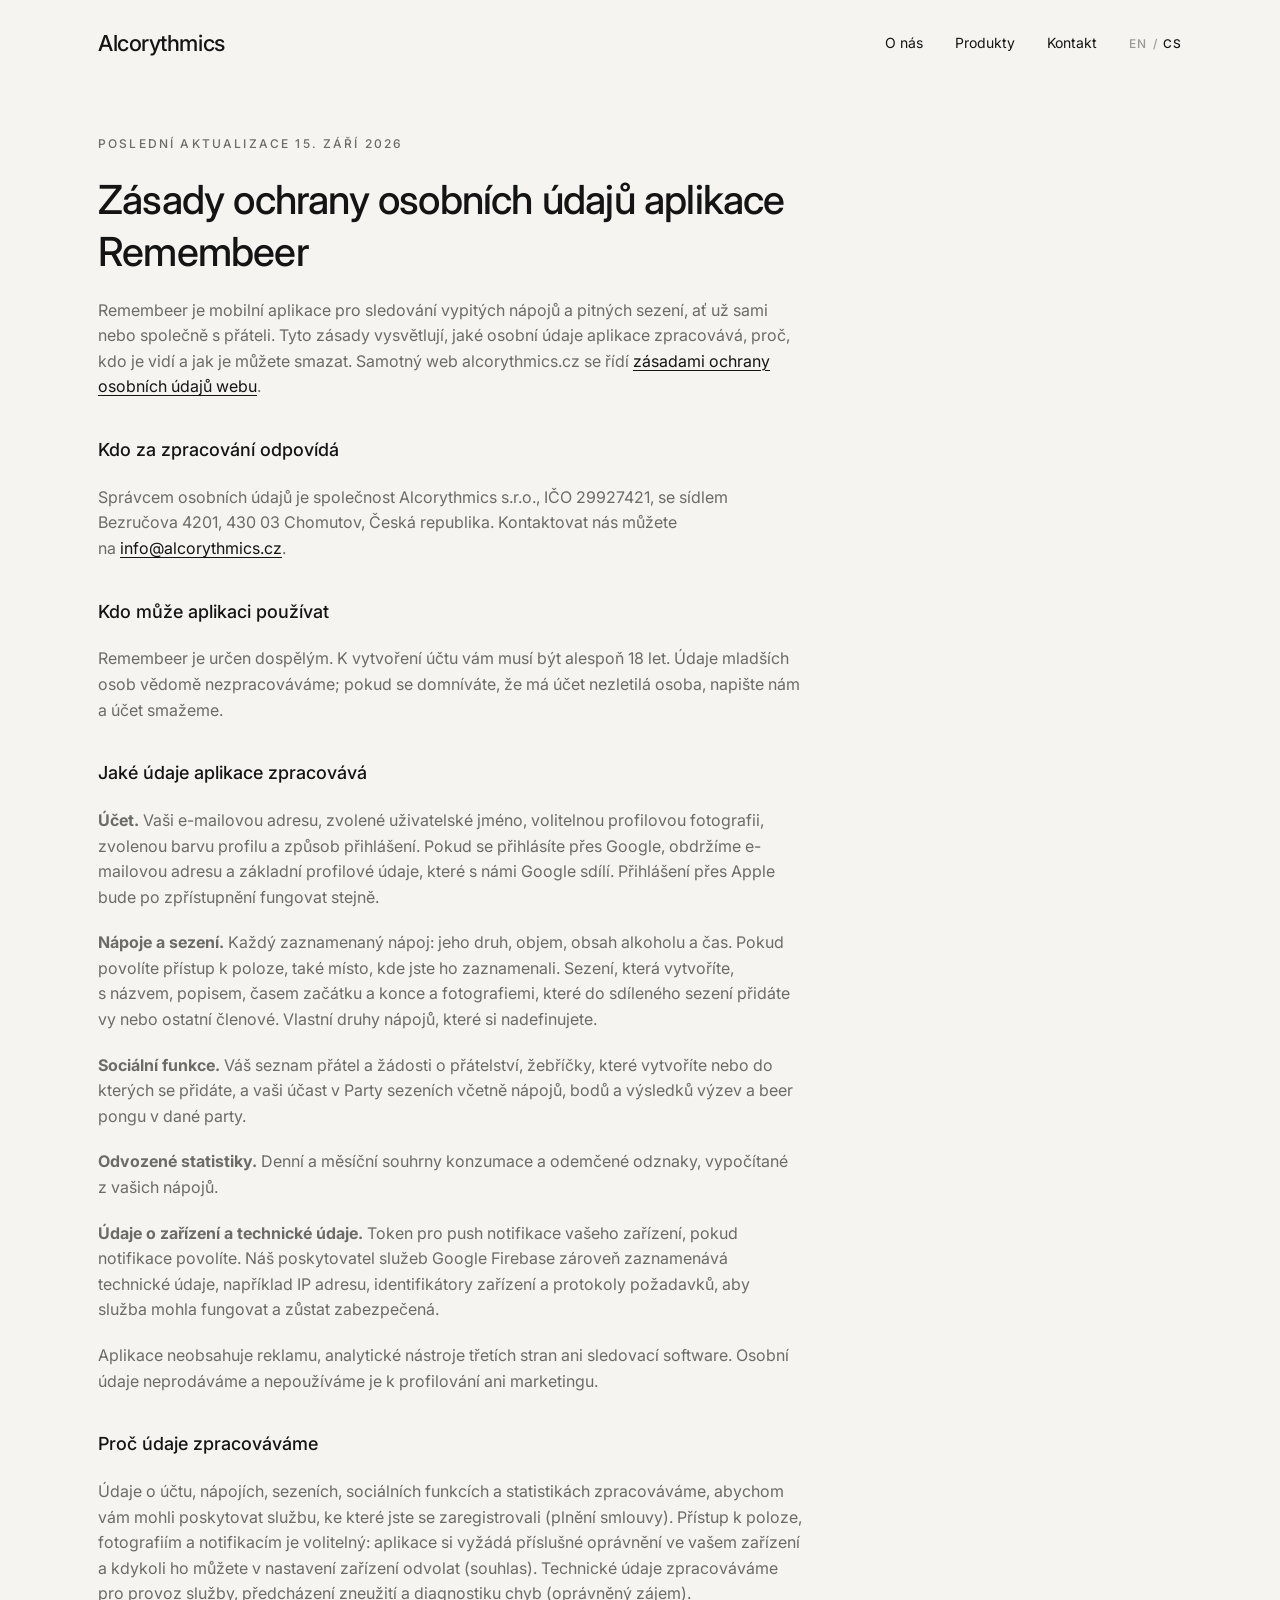
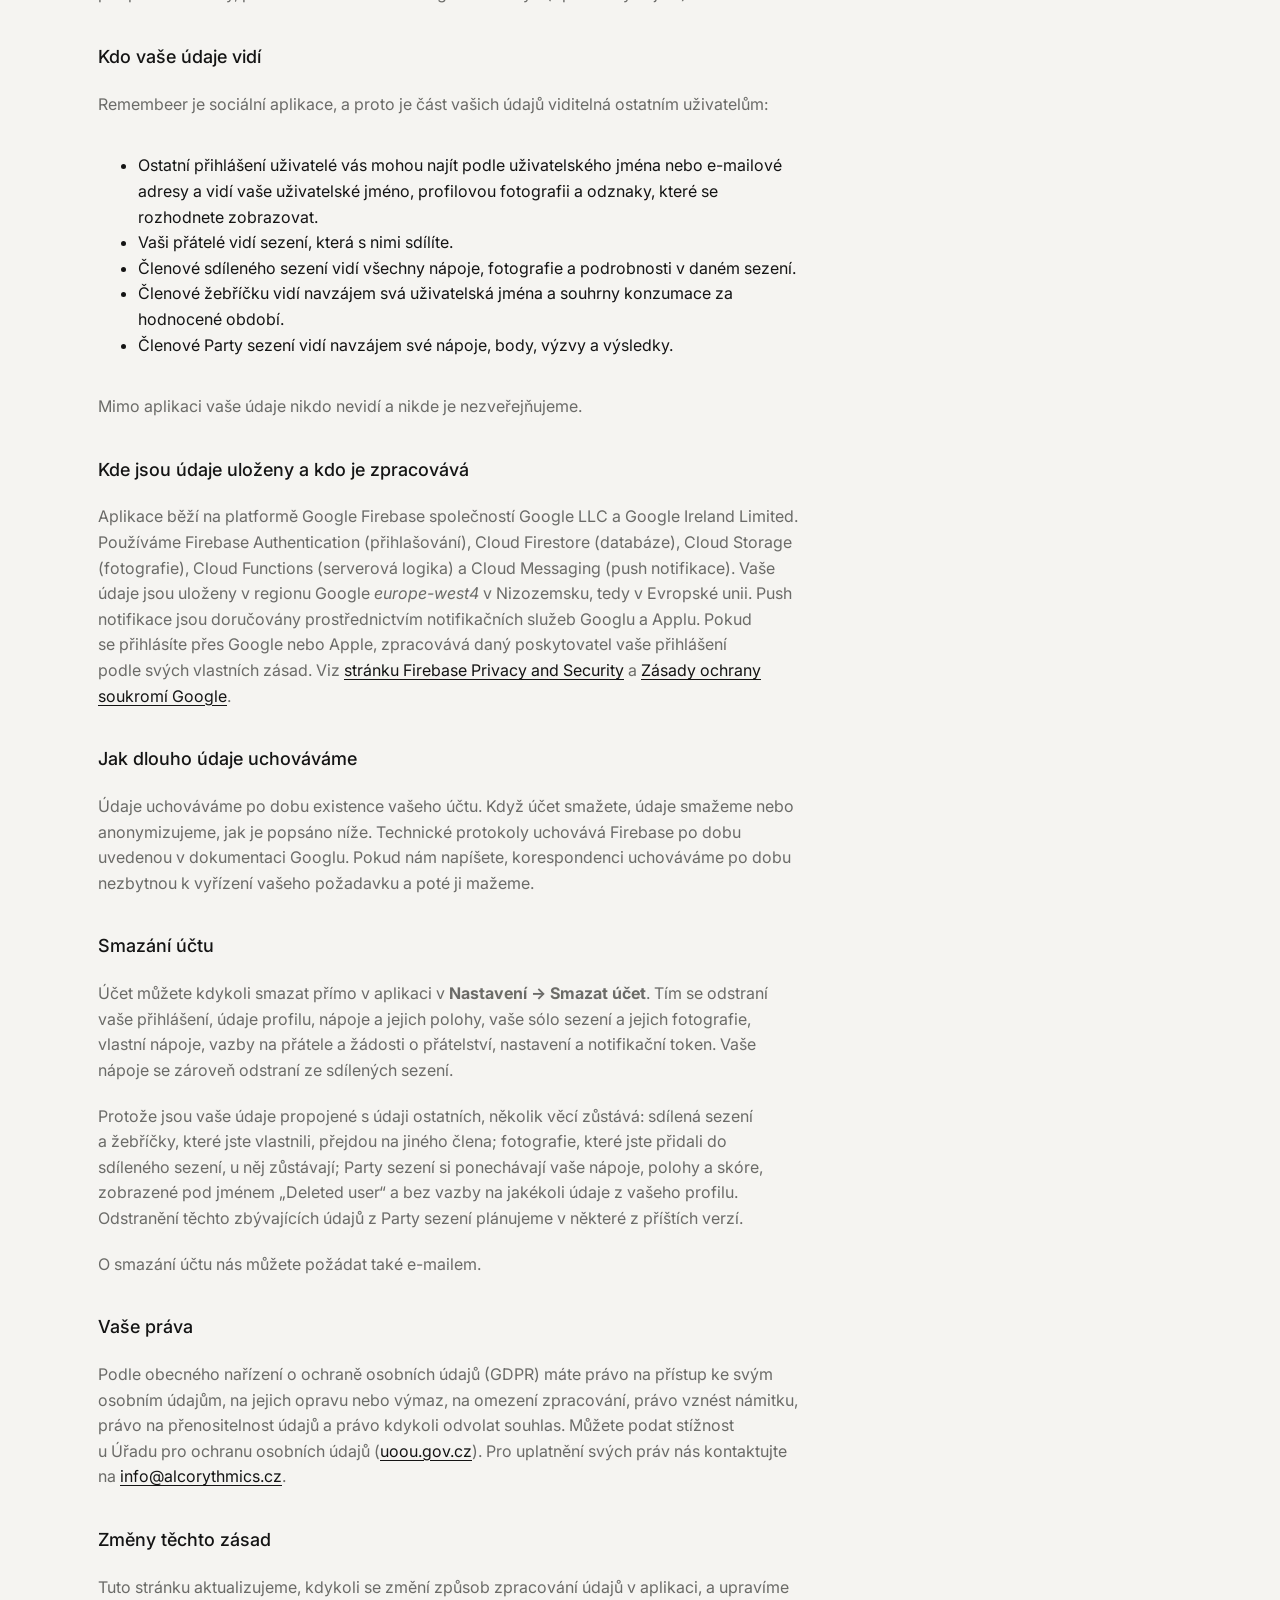
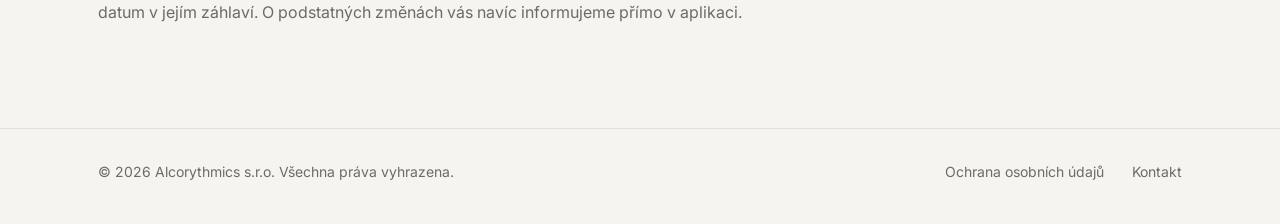
<file: cs/remembeer/privacy.html>
<!DOCTYPE html>
<html lang="cs">
<head>
  <meta charset="utf-8">
  <meta name="viewport" content="width=device-width, initial-scale=1">
  <title>Zásady ochrany osobních údajů aplikace Remembeer — Alcorythmics s.r.o.</title>
  <meta name="description" content="Zásady ochrany osobních údajů mobilní aplikace Remembeer společnosti Alcorythmics s.r.o.: jaké údaje aplikace zpracovává, proč, kdo je vidí a jak je smazat.">
  <link rel="canonical" href="https://alcorythmics.cz/cs/remembeer/privacy.html">
  <link rel="alternate" hreflang="en" href="https://alcorythmics.cz/remembeer/privacy.html">
  <link rel="alternate" hreflang="cs" href="https://alcorythmics.cz/cs/remembeer/privacy.html">
  <link rel="alternate" hreflang="x-default" href="https://alcorythmics.cz/remembeer/privacy.html">

  <link rel="icon" href="../../assets/favicon.svg" type="image/svg+xml">
  <link rel="icon" href="../../assets/favicon.png" sizes="32x32" type="image/png">
  <link rel="apple-touch-icon" href="../../assets/apple-touch-icon.png">
  <meta name="theme-color" content="#f5f4f1">

  <link rel="preconnect" href="https://fonts.googleapis.com">
  <link rel="preconnect" href="https://fonts.gstatic.com" crossorigin>
  <link rel="stylesheet" href="https://fonts.googleapis.com/css2?family=Inter:wght@400;500;600&display=swap">
  <link rel="stylesheet" href="../../styles.css">
</head>
<body>
  <a class="skip-link" href="#main">Přejít na obsah</a>

  <header class="site-header">
    <div class="container">
      <a class="wordmark" href="../" aria-label="Alcorythmics — úvodní stránka">Alcorythmics</a>
      <nav class="site-nav" aria-label="Hlavní">
        <a href="../#about">O nás</a>
        <a href="../#products">Produkty</a>
        <a href="../#contact">Kontakt</a>
        <span class="lang-switch" aria-label="Jazyk">
          <a href="../../remembeer/privacy.html" lang="en" hreflang="en">EN</a>
          <span aria-hidden="true">/</span>
          <a href="privacy.html" lang="cs" hreflang="cs" aria-current="true">CS</a>
        </span>
      </nav>
    </div>
  </header>

  <main id="main">
    <div class="container">
      <article class="prose">
        <p class="eyebrow">Poslední aktualizace 15. září 2026</p>
        <h1>Zásady ochrany osobních údajů aplikace Remembeer</h1>

        <p>Remembeer je mobilní aplikace pro sledování vypitých nápojů a&nbsp;pitných sezení, ať už sami nebo společně s&nbsp;přáteli. Tyto zásady vysvětlují, jaké osobní údaje aplikace zpracovává, proč, kdo je vidí a&nbsp;jak je můžete smazat. Samotný web alcorythmics.cz se řídí <a href="../privacy.html">zásadami ochrany osobních údajů webu</a>.</p>

        <h2>Kdo za zpracování odpovídá</h2>
        <p>Správcem osobních údajů je společnost Alcorythmics s.r.o., IČO 29927421, se sídlem Bezručova 4201, 430 03 Chomutov, Česká republika. Kontaktovat nás můžete na <a href="mailto:info@alcorythmics.cz">info@alcorythmics.cz</a>.</p>

        <h2>Kdo může aplikaci používat</h2>
        <p>Remembeer je určen dospělým. K&nbsp;vytvoření účtu vám musí být alespoň 18 let. Údaje mladších osob vědomě nezpracováváme; pokud se domníváte, že má účet nezletilá osoba, napište nám a&nbsp;účet smažeme.</p>

        <h2>Jaké údaje aplikace zpracovává</h2>
        <p><strong>Účet.</strong> Vaši e-mailovou adresu, zvolené uživatelské jméno, volitelnou profilovou fotografii, zvolenou barvu profilu a&nbsp;způsob přihlášení. Pokud se přihlásíte přes Google, obdržíme e-mailovou adresu a&nbsp;základní profilové údaje, které s&nbsp;námi Google sdílí. Přihlášení přes Apple bude po zpřístupnění fungovat stejně.</p>
        <p><strong>Nápoje a&nbsp;sezení.</strong> Každý zaznamenaný nápoj: jeho druh, objem, obsah alkoholu a&nbsp;čas. Pokud povolíte přístup k&nbsp;poloze, také místo, kde jste ho zaznamenali. Sezení, která vytvoříte, s&nbsp;názvem, popisem, časem začátku a&nbsp;konce a&nbsp;fotografiemi, které do sdíleného sezení přidáte vy nebo ostatní členové. Vlastní druhy nápojů, které si nadefinujete.</p>
        <p><strong>Sociální funkce.</strong> Váš seznam přátel a&nbsp;žádosti o&nbsp;přátelství, žebříčky, které vytvoříte nebo do kterých se přidáte, a&nbsp;vaši účast v&nbsp;Party sezeních včetně nápojů, bodů a&nbsp;výsledků výzev a&nbsp;beer pongu v&nbsp;dané party.</p>
        <p><strong>Odvozené statistiky.</strong> Denní a&nbsp;měsíční souhrny konzumace a&nbsp;odemčené odznaky, vypočítané z&nbsp;vašich nápojů.</p>
        <p><strong>Údaje o&nbsp;zařízení a&nbsp;technické údaje.</strong> Token pro push notifikace vašeho zařízení, pokud notifikace povolíte. Náš poskytovatel služeb Google Firebase zároveň zaznamenává technické údaje, například IP adresu, identifikátory zařízení a&nbsp;protokoly požadavků, aby služba mohla fungovat a&nbsp;zůstat zabezpečená.</p>
        <p>Aplikace neobsahuje reklamu, analytické nástroje třetích stran ani sledovací software. Osobní údaje neprodáváme a&nbsp;nepoužíváme je k&nbsp;profilování ani marketingu.</p>

        <h2>Proč údaje zpracováváme</h2>
        <p>Údaje o&nbsp;účtu, nápojích, sezeních, sociálních funkcích a&nbsp;statistikách zpracováváme, abychom vám mohli poskytovat službu, ke které jste se zaregistrovali (plnění smlouvy). Přístup k&nbsp;poloze, fotografiím a&nbsp;notifikacím je volitelný: aplikace si vyžádá příslušné oprávnění ve vašem zařízení a&nbsp;kdykoli ho můžete v&nbsp;nastavení zařízení odvolat (souhlas). Technické údaje zpracováváme pro provoz služby, předcházení zneužití a&nbsp;diagnostiku chyb (oprávněný zájem).</p>

        <h2>Kdo vaše údaje vidí</h2>
        <p>Remembeer je sociální aplikace, a&nbsp;proto je část vašich údajů viditelná ostatním uživatelům:</p>
        <ul>
          <li>Ostatní přihlášení uživatelé vás mohou najít podle uživatelského jména nebo e-mailové adresy a&nbsp;vidí vaše uživatelské jméno, profilovou fotografii a&nbsp;odznaky, které se rozhodnete zobrazovat.</li>
          <li>Vaši přátelé vidí sezení, která s&nbsp;nimi sdílíte.</li>
          <li>Členové sdíleného sezení vidí všechny nápoje, fotografie a&nbsp;podrobnosti v&nbsp;daném sezení.</li>
          <li>Členové žebříčku vidí navzájem svá uživatelská jména a&nbsp;souhrny konzumace za hodnocené období.</li>
          <li>Členové Party sezení vidí navzájem své nápoje, body, výzvy a&nbsp;výsledky.</li>
        </ul>
        <p>Mimo aplikaci vaše údaje nikdo nevidí a&nbsp;nikde je nezveřejňujeme.</p>

        <h2>Kde jsou údaje uloženy a&nbsp;kdo je zpracovává</h2>
        <p>Aplikace běží na platformě Google Firebase společností Google LLC a&nbsp;Google Ireland Limited. Používáme Firebase Authentication (přihlašování), Cloud Firestore (databáze), Cloud Storage (fotografie), Cloud Functions (serverová logika) a&nbsp;Cloud Messaging (push notifikace). Vaše údaje jsou uloženy v&nbsp;regionu Google <em>europe-west4</em> v&nbsp;Nizozemsku, tedy v&nbsp;Evropské unii. Push notifikace jsou doručovány prostřednictvím notifikačních služeb Googlu a&nbsp;Applu. Pokud se přihlásíte přes Google nebo Apple, zpracovává daný poskytovatel vaše přihlášení podle svých vlastních zásad. Viz <a href="https://firebase.google.com/support/privacy" rel="noopener">stránku Firebase Privacy and Security</a> a&nbsp;<a href="https://policies.google.com/privacy" rel="noopener">Zásady ochrany soukromí Google</a>.</p>

        <h2>Jak dlouho údaje uchováváme</h2>
        <p>Údaje uchováváme po dobu existence vašeho účtu. Když účet smažete, údaje smažeme nebo anonymizujeme, jak je popsáno níže. Technické protokoly uchovává Firebase po dobu uvedenou v&nbsp;dokumentaci Googlu. Pokud nám napíšete, korespondenci uchováváme po dobu nezbytnou k&nbsp;vyřízení vašeho požadavku a&nbsp;poté ji mažeme.</p>

        <h2>Smazání účtu</h2>
        <p>Účet můžete kdykoli smazat přímo v&nbsp;aplikaci v&nbsp;<strong>Nastavení → Smazat účet</strong>. Tím se odstraní vaše přihlášení, údaje profilu, nápoje a&nbsp;jejich polohy, vaše sólo sezení a&nbsp;jejich fotografie, vlastní nápoje, vazby na přátele a&nbsp;žádosti o&nbsp;přátelství, nastavení a&nbsp;notifikační token. Vaše nápoje se zároveň odstraní ze sdílených sezení.</p>
        <p>Protože jsou vaše údaje propojené s&nbsp;údaji ostatních, několik věcí zůstává: sdílená sezení a&nbsp;žebříčky, které jste vlastnili, přejdou na jiného člena; fotografie, které jste přidali do sdíleného sezení, u&nbsp;něj zůstávají; Party sezení si ponechávají vaše nápoje, polohy a&nbsp;skóre, zobrazené pod jménem „Deleted user“ a&nbsp;bez vazby na jakékoli údaje z&nbsp;vašeho profilu. Odstranění těchto zbývajících údajů z&nbsp;Party sezení plánujeme v&nbsp;některé z&nbsp;příštích verzí.</p>
        <p>O&nbsp;smazání účtu nás můžete požádat také e-mailem.</p>

        <h2>Vaše práva</h2>
        <p>Podle obecného nařízení o&nbsp;ochraně osobních údajů (GDPR) máte právo na přístup ke svým osobním údajům, na jejich opravu nebo výmaz, na omezení zpracování, právo vznést námitku, právo na přenositelnost údajů a&nbsp;právo kdykoli odvolat souhlas. Můžete podat stížnost u&nbsp;Úřadu pro ochranu osobních údajů (<a href="https://uoou.gov.cz" rel="noopener">uoou.gov.cz</a>). Pro uplatnění svých práv nás kontaktujte na <a href="mailto:info@alcorythmics.cz">info@alcorythmics.cz</a>.</p>

        <h2>Změny těchto zásad</h2>
        <p>Tuto stránku aktualizujeme, kdykoli se změní způsob zpracování údajů v&nbsp;aplikaci, a&nbsp;upravíme datum v&nbsp;jejím záhlaví. O&nbsp;podstatných změnách vás navíc informujeme přímo v&nbsp;aplikaci.</p>
      </article>
    </div>
  </main>

  <footer class="site-footer">
    <div class="container">
      <p>© 2026 Alcorythmics s.r.o. Všechna práva vyhrazena.</p>
      <nav class="footer-links" aria-label="Zápatí">
        <a href="../privacy.html">Ochrana osobních údajů</a>
        <a href="../#contact">Kontakt</a>
      </nav>
    </div>
  </footer>
</body>
</html>
</file>
<file: styles.css>
/* Alcorythmics s.r.o. — site styles
   Adjust the look by editing the variables below. */

:root {
  /* Typography */
  --font-sans: "Inter", system-ui, -apple-system, "Segoe UI", Roboto, "Helvetica Neue", Arial, sans-serif;
  --text-xs: 0.75rem;
  --text-sm: 0.875rem;
  --text-base: 1rem;
  --text-md: 1.125rem;
  --text-lg: 1.375rem;
  --text-xl: clamp(1.75rem, 1.25rem + 2vw, 2.5rem);
  --text-2xl: clamp(2.5rem, 1.5rem + 4.5vw, 4.75rem);
  --leading-tight: 1.05;
  --leading-snug: 1.3;
  --leading-normal: 1.6;
  --tracking-wide: 0.18em;

  /* Colors */
  --color-bg: #f5f4f1;
  --color-surface: #ffffff;
  --color-text: #141414;
  --color-text-muted: #6b6b68;
  --color-text-faint: #9a9994;
  --color-border: #e2e0da;
  --color-dark: #171717;
  --color-dark-text: #f5f4f1;
  --color-dark-muted: #b3b2ad;
  --color-dark-border: #2e2e2e;
  --color-accent: #141414;
  --color-focus: #2f5fd1;

  /* Layout */
  --max-width: 1180px;
  --gutter: clamp(1.25rem, 5vw, 3rem);
  --section-gap: clamp(4rem, 8vw, 7.5rem);
  --block-gap: clamp(2rem, 4vw, 3rem);
  --radius-sm: 6px;
  --radius-md: 12px;
  --radius-lg: 20px;

  /* Motion */
  --ease: cubic-bezier(0.2, 0.7, 0.2, 1);
  --duration: 180ms;
}

/* Reset ------------------------------------------------------------------ */

*,
*::before,
*::after {
  box-sizing: border-box;
}

html {
  -webkit-text-size-adjust: 100%;
  scroll-behavior: smooth;
}

body {
  margin: 0;
  font-family: var(--font-sans);
  font-size: var(--text-base);
  line-height: var(--leading-normal);
  color: var(--color-text);
  background: var(--color-bg);
  -webkit-font-smoothing: antialiased;
  text-rendering: optimizeLegibility;
}

h1, h2, h3, p, address {
  margin: 0;
}

address {
  font-style: normal;
}

a {
  color: inherit;
  text-decoration: none;
  transition: color var(--duration) var(--ease), opacity var(--duration) var(--ease);
}

a:hover {
  color: var(--color-text-muted);
}

:focus-visible {
  outline: 2px solid var(--color-focus);
  outline-offset: 3px;
  border-radius: 2px;
}

svg {
  display: block;
}

/* Utilities -------------------------------------------------------------- */

.container {
  width: 100%;
  max-width: var(--max-width);
  margin-inline: auto;
  padding-inline: var(--gutter);
}

.eyebrow {
  font-size: var(--text-xs);
  font-weight: 500;
  letter-spacing: var(--tracking-wide);
  text-transform: uppercase;
  color: var(--color-text-faint);
}

.visually-hidden {
  position: absolute;
  width: 1px;
  height: 1px;
  padding: 0;
  margin: -1px;
  overflow: hidden;
  clip: rect(0 0 0 0);
  white-space: nowrap;
  border: 0;
}

.skip-link {
  position: absolute;
  top: -100%;
  left: var(--gutter);
  padding: 0.5rem 0.75rem;
  background: var(--color-text);
  color: var(--color-bg);
  border-radius: var(--radius-sm);
  z-index: 100;
}

.skip-link:focus {
  top: 0.75rem;
  color: var(--color-bg);
}

/* Buttons ---------------------------------------------------------------- */

.button {
  display: inline-flex;
  align-items: center;
  gap: 0.75rem;
  padding: 0.85rem 1.25rem;
  font-size: var(--text-sm);
  font-weight: 500;
  border-radius: var(--radius-sm);
  border: 1px solid transparent;
  transition: background-color var(--duration) var(--ease), color var(--duration) var(--ease), border-color var(--duration) var(--ease), transform var(--duration) var(--ease);
}

.button svg {
  transition: transform var(--duration) var(--ease);
}

.button:hover svg {
  transform: translateX(3px);
}

.button--primary {
  background: var(--color-accent);
  color: var(--color-bg);
}

.button--primary:hover {
  background: #2a2a2a;
  color: var(--color-bg);
}

.button--outline {
  border-color: var(--color-dark-border);
  color: var(--color-dark-text);
}

.button--outline:hover {
  border-color: var(--color-dark-muted);
  color: var(--color-dark-text);
}

/* Header ----------------------------------------------------------------- */

.site-header {
  padding-block: 1.5rem;
}

.site-header .container {
  display: flex;
  flex-wrap: wrap;
  align-items: center;
  justify-content: space-between;
  gap: 1rem 2rem;
}

.wordmark {
  font-size: var(--text-lg);
  font-weight: 500;
  letter-spacing: -0.02em;
}

.site-nav {
  display: flex;
  flex-wrap: wrap;
  align-items: center;
  gap: 0.25rem 2rem;
  font-size: var(--text-sm);
}

.site-nav a {
  padding-block: 0.5rem;
}

.lang-switch {
  display: inline-flex;
  align-items: center;
  gap: 0.35rem;
  font-size: var(--text-xs);
  font-weight: 500;
  letter-spacing: 0.08em;
  text-transform: uppercase;
  color: var(--color-text-faint);
}

.lang-switch a[aria-current="true"] {
  color: var(--color-text);
}

/* Hero ------------------------------------------------------------------- */

.hero {
  padding-block: var(--section-gap) var(--section-gap);
}

.hero .container {
  display: grid;
  grid-template-columns: minmax(0, 1fr);
  gap: var(--block-gap);
  align-items: end;
}

.hero__content {
  display: flex;
  flex-direction: column;
  align-items: flex-start;
  gap: 1.5rem;
  max-width: 42rem;
}

.hero__title {
  font-size: var(--text-2xl);
  font-weight: 500;
  line-height: var(--leading-tight);
  letter-spacing: -0.03em;
  text-wrap: balance;
}

/* Czech copy runs longer; keep the headline to a similar number of lines. */
html[lang="cs"] .hero__title {
  font-size: clamp(2.25rem, 1.25rem + 4vw, 4.25rem);
}

.hero__lead {
  font-size: var(--text-md);
  color: var(--color-text-muted);
  max-width: 32rem;
  text-wrap: pretty;
}

.hero__aside {
  display: none;
}

@media (min-width: 900px) {
  .hero .container {
    grid-template-columns: minmax(0, 3fr) minmax(0, 2fr);
  }

  .hero__aside {
    display: flex;
    flex-direction: column;
    align-items: flex-end;
    gap: 0.35rem;
    padding-top: 1.5rem;
    border-top: 1px solid var(--color-border);
    text-align: right;
    font-size: var(--text-xs);
    font-weight: 500;
    letter-spacing: var(--tracking-wide);
    text-transform: uppercase;
    color: var(--color-text-faint);
  }
}

/* Sections --------------------------------------------------------------- */

.section {
  padding-block: 0 var(--section-gap);
}

.section__header {
  display: flex;
  flex-direction: column;
  gap: 1rem;
  max-width: 44rem;
  margin-bottom: var(--block-gap);
}

.section__title {
  font-size: var(--text-xl);
  font-weight: 500;
  line-height: var(--leading-snug);
  letter-spacing: -0.02em;
  text-wrap: balance;
}

.section__lead {
  font-size: var(--text-md);
  color: var(--color-text-muted);
  text-wrap: pretty;
}

/* About: three columns */

.pillars {
  display: grid;
  grid-template-columns: minmax(0, 1fr);
  gap: 2rem;
  padding-top: var(--block-gap);
  border-top: 1px solid var(--color-border);
  list-style: none;
  padding-left: 0;
  margin: 0;
}

.pillar {
  display: flex;
  flex-direction: column;
  gap: 0.85rem;
}

.pillar svg {
  color: var(--color-text);
}

.pillar h3 {
  font-size: var(--text-md);
  font-weight: 500;
  letter-spacing: -0.01em;
}

.pillar p {
  color: var(--color-text-muted);
  max-width: 24rem;
  text-wrap: pretty;
}

@media (min-width: 720px) {
  .pillars {
    grid-template-columns: repeat(3, minmax(0, 1fr));
    gap: 3rem;
  }

  .pillar + .pillar {
    padding-left: 3rem;
    border-left: 1px solid var(--color-border);
  }
}

/* Products: dark band per product */

.product {
  background: var(--color-dark);
  color: var(--color-dark-text);
  border-radius: var(--radius-lg);
  padding: clamp(2.5rem, 5vw, 4.5rem) clamp(1.5rem, 4vw, 4rem);
  display: grid;
  grid-template-columns: minmax(0, 1fr);
  gap: var(--block-gap);
  align-items: center;
}

.product + .product {
  margin-top: 1.5rem;
}

.product .eyebrow {
  color: var(--color-dark-muted);
}

.product__content {
  display: flex;
  flex-direction: column;
  align-items: flex-start;
  gap: 1.25rem;
  max-width: 30rem;
}

.product__title {
  font-size: var(--text-2xl);
  font-weight: 500;
  line-height: var(--leading-tight);
  letter-spacing: -0.03em;
}

.product__description {
  color: var(--color-dark-muted);
  font-size: var(--text-md);
  text-wrap: pretty;
}

.product__status {
  display: inline-flex;
  align-items: center;
  gap: 0.5rem;
  font-size: var(--text-xs);
  font-weight: 500;
  letter-spacing: 0.08em;
  text-transform: uppercase;
  color: var(--color-dark-text);
  padding: 0.4rem 0.75rem;
  border: 1px solid var(--color-dark-border);
  border-radius: 999px;
}

.product__status::before {
  content: "";
  width: 6px;
  height: 6px;
  border-radius: 50%;
  background: currentColor;
}

/* Device silhouette (no invented UI inside) */

.device {
  justify-self: center;
  width: min(100%, 260px);
  aspect-ratio: 9 / 19;
  border: 1.5px solid var(--color-dark-border);
  border-radius: 38px;
  padding: 10px;
  background: linear-gradient(180deg, #1d1d1d, #141414);
  box-shadow: 0 30px 60px -30px rgba(0, 0, 0, 0.8);
}

.device__screen {
  height: 100%;
  border-radius: 28px;
  background: #101010;
  border: 1px solid #222;
  display: flex;
  flex-direction: column;
  align-items: center;
  justify-content: center;
  gap: 0.6rem;
  text-align: center;
  padding: 1.5rem;
}

.device__name {
  font-size: var(--text-lg);
  font-weight: 500;
  letter-spacing: -0.02em;
}

.device__note {
  font-size: var(--text-xs);
  letter-spacing: 0.08em;
  text-transform: uppercase;
  color: var(--color-dark-muted);
}

@media (min-width: 800px) {
  .product {
    grid-template-columns: minmax(0, 1.2fr) minmax(0, 1fr);
  }
}

/* Contact + company ------------------------------------------------------ */

.contact-grid {
  display: grid;
  grid-template-columns: minmax(0, 1fr);
  gap: 2.5rem;
  padding-top: var(--block-gap);
  border-top: 1px solid var(--color-border);
}

.contact-block {
  display: flex;
  flex-direction: column;
  gap: 0.85rem;
}

.contact-block h2,
.contact-block h3 {
  font-size: var(--text-md);
  font-weight: 500;
  letter-spacing: -0.01em;
}

.contact-block p {
  color: var(--color-text-muted);
  text-wrap: pretty;
}

.contact-email {
  display: inline-flex;
  align-items: center;
  gap: 0.75rem;
  font-size: var(--text-md);
  font-weight: 500;
  margin-top: 0.5rem;
}

.company dl {
  margin: 0;
  display: grid;
  grid-template-columns: max-content minmax(0, 1fr);
  gap: 0.35rem 1.25rem;
  color: var(--color-text-muted);
}

.company dt {
  color: var(--color-text-faint);
}

.company dd {
  margin: 0;
}

.company .legal-name {
  font-weight: 500;
  color: var(--color-text);
}

@media (min-width: 800px) {
  .contact-grid {
    grid-template-columns: minmax(0, 1fr) minmax(0, 1.3fr);
    gap: 3rem;
  }

  .contact-grid > * + * {
    padding-left: 3rem;
    border-left: 1px solid var(--color-border);
  }
}

/* Footer ----------------------------------------------------------------- */

.site-footer {
  border-top: 1px solid var(--color-border);
  padding-block: 2rem 2.5rem;
  font-size: var(--text-sm);
  color: var(--color-text-muted);
}

.site-footer .container {
  display: flex;
  flex-wrap: wrap;
  justify-content: space-between;
  gap: 1rem 2rem;
}

.footer-links {
  display: flex;
  flex-wrap: wrap;
  gap: 0.5rem 1.75rem;
}

/* Legal page ------------------------------------------------------------- */

.prose {
  max-width: 44rem;
  padding-block: var(--block-gap) var(--section-gap);
  display: flex;
  flex-direction: column;
  gap: 1.25rem;
}

.prose h1 {
  font-size: var(--text-xl);
  font-weight: 500;
  letter-spacing: -0.02em;
  line-height: var(--leading-snug);
}

.prose h2 {
  font-size: var(--text-md);
  font-weight: 500;
  margin-top: 1rem;
}

.prose p {
  color: var(--color-text-muted);
  text-wrap: pretty;
}

.prose a {
  color: var(--color-text);
  text-decoration: underline;
  text-underline-offset: 0.2em;
}

/* Motion ----------------------------------------------------------------- */

@media (prefers-reduced-motion: reduce) {
  html {
    scroll-behavior: auto;
  }

  *,
  *::before,
  *::after {
    transition: none !important;
  }
}
</file>
